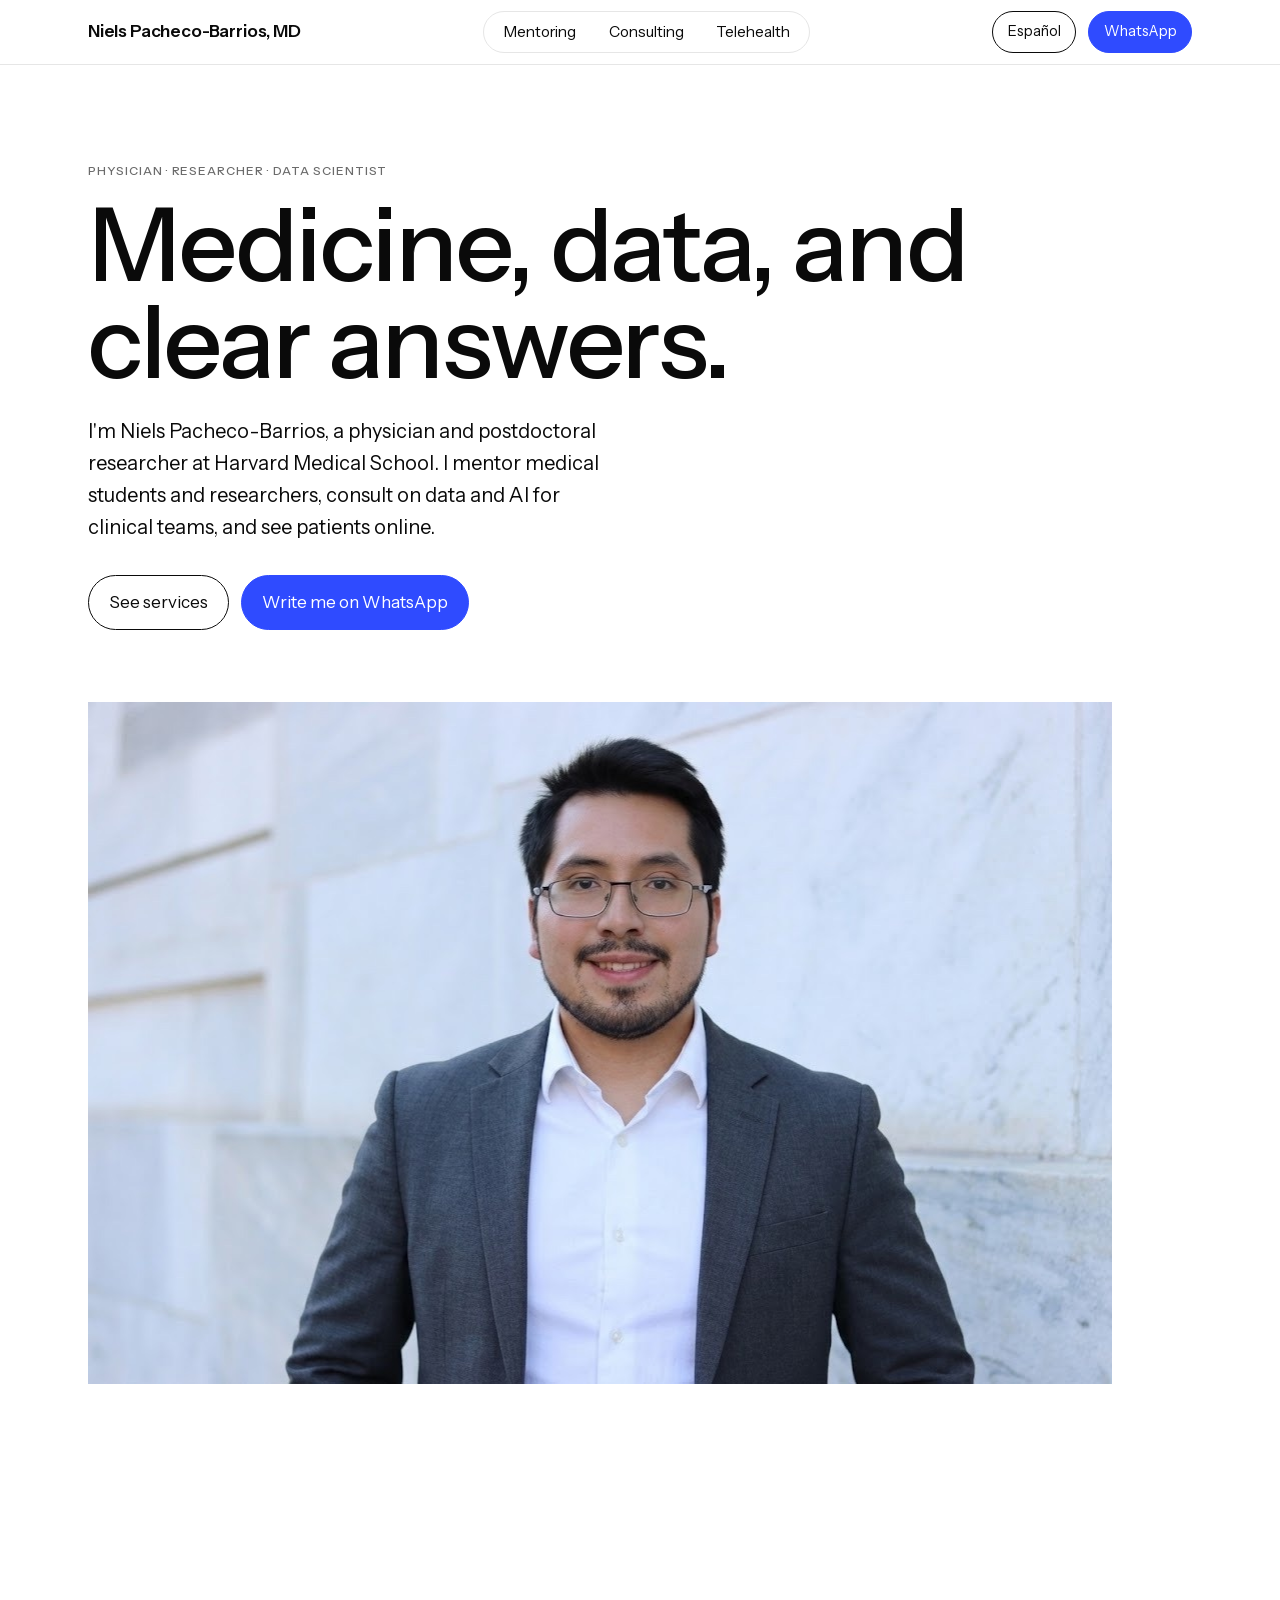
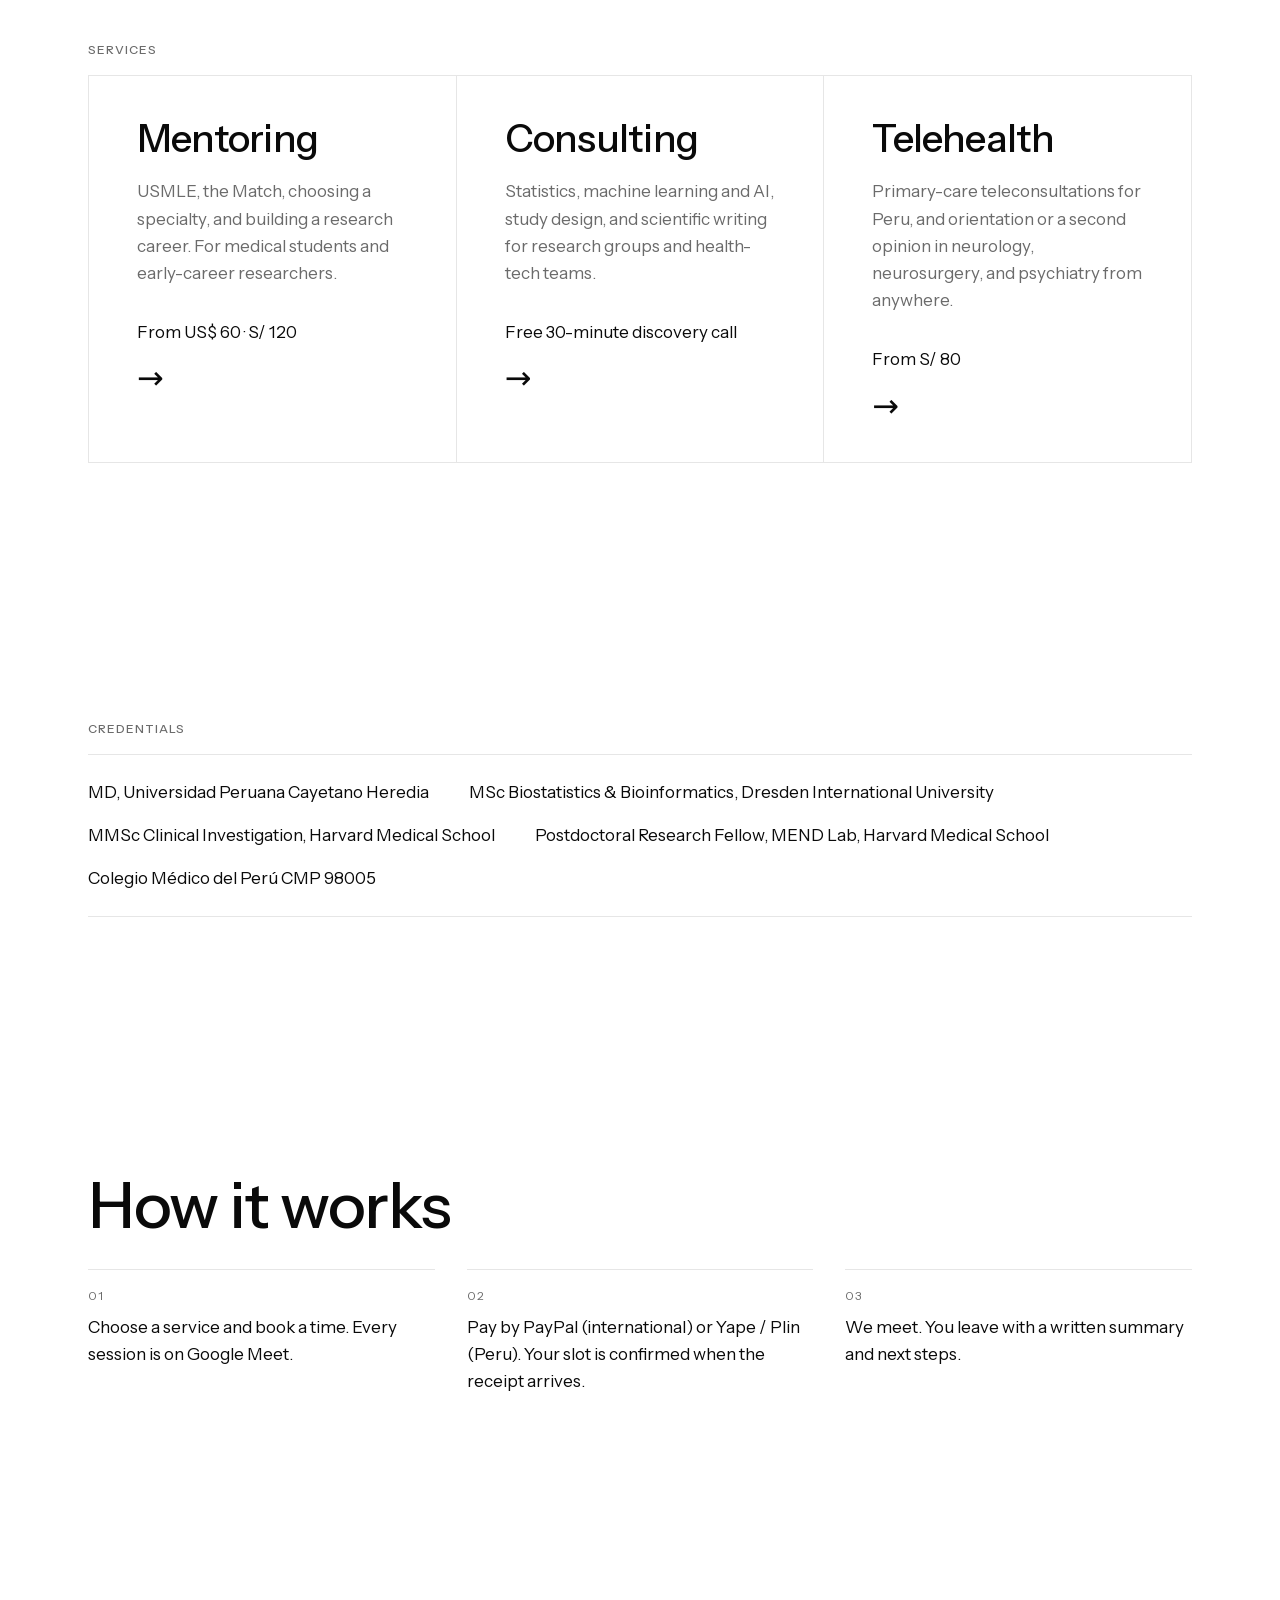
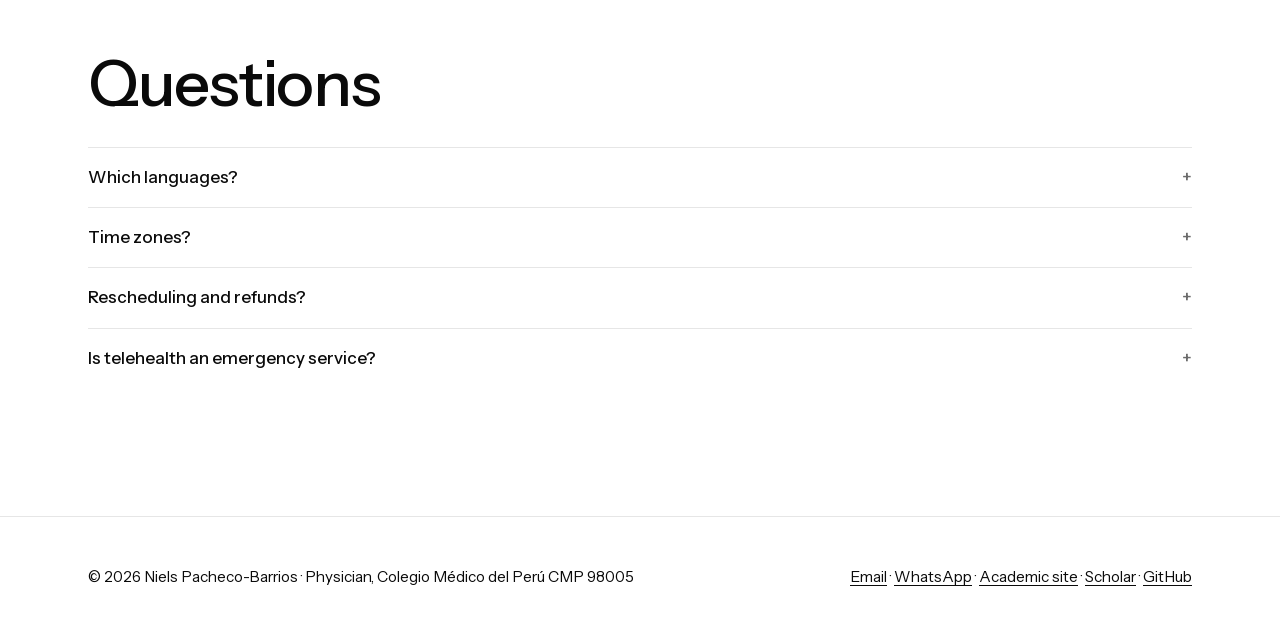
<file: index.html>
<!doctype html>
<html lang="en">
<head>
<meta charset="utf-8">
<meta name="viewport" content="width=device-width, initial-scale=1">
<title>Niels Pacheco-Barrios, MD — Mentoring, consulting, telehealth</title>
<meta name="description" content="Physician and Harvard Medical School researcher. Mentoring for medical students and researchers, data and AI consulting, and online medical consultations.">
<link rel="canonical" href="https://nielspac177.github.io/consulting/">
<meta property="og:type" content="website">
<meta property="og:url" content="https://nielspac177.github.io/consulting/">
<meta property="og:title" content="Niels Pacheco-Barrios, MD — Mentoring, consulting, telehealth">
<meta property="og:description" content="Physician and Harvard Medical School researcher. Mentoring for medical students and researchers, data and AI consulting, and online medical consultations.">
<meta property="og:image" content="https://nielspac177.github.io/consulting/assets/og.jpg">
<meta property="og:image:width" content="1200">
<meta property="og:image:height" content="630">
<meta property="og:locale" content="en_US">
<meta name="twitter:card" content="summary_large_image">
<link rel="icon" href="assets/favicon.svg" type="image/svg+xml">
<link rel="preload" href="assets/fonts/instrument-sans-var-latin.woff2" as="font" type="font/woff2" crossorigin>
<script type="application/ld+json">
{
  "@context": "https://schema.org",
  "@type": "Person",
  "name": "Niels Pacheco-Barrios",
  "alternateName": "Niels Victor Pacheco-Barrios",
  "honorificSuffix": "MD, MSc",
  "url": "https://nielspac177.github.io/consulting/",
  "image": "https://nielspac177.github.io/consulting/assets/photo.jpg",
  "jobTitle": "Physician and Postdoctoral Research Fellow",
  "worksFor": { "@type": "Organization", "name": "Harvard Medical School" },
  "telephone": "+51-993-126-398",
  "email": "niels.pacheco.b@gmail.com",
  "knowsLanguage": ["es", "en"],
  "knowsAbout": ["Neurology", "Neurosurgery", "Psychiatry", "Telemedicine", "Biostatistics", "Machine learning", "Medical education"],
  "sameAs": [
    "https://nielspac177.github.io/",
    "https://scholar.google.com/citations?user=e4jKwLwAAAAJ",
    "https://github.com/nielspac177"
  ]
}
</script>
<link rel="stylesheet" href="style.css">
<script src="i18n.js" defer></script>
</head>
<body data-page="index" data-lang="en">

<header class="nav">
  <div class="wrap">
    <a class="brand" href="index.html">Niels Pacheco-Barrios, MD</a>
    <nav class="pills" aria-label="Main">
      <a href="mentoring.html" data-i="nav.mentoring">Mentoring</a>
      <a href="consulting.html" data-i="nav.consulting">Consulting</a>
      <a href="telesalud.html" data-i="nav.telesalud">Telehealth</a>
    </nav>
    <div class="actions">
      <button id="lang-btn" class="btn small" type="button" aria-label="Cambiar a español">Español</button>
      <a class="btn small primary" href="https://wa.me/51993126398?text=Hello%20Dr.%20Pacheco%2C%20I%20found%20your%20site%20and%20have%20a%20question." data-href-alt="https://wa.me/51993126398?text=Hola%20Dr.%20Pacheco%2C%20encontr%C3%A9%20su%20sitio%20y%20tengo%20una%20consulta." target="_blank" rel="noopener">WhatsApp</a>
    </div>
  </div>
</header>

<main>

<section class="hero wrap">
  <div>
    <span class="label" data-i="hero.kicker">Physician · Researcher · Data scientist</span>
    <h1 data-i="hero.title">Medicine, data, and clear answers.</h1>
    <p class="lede" data-i="hero.lede">I'm Niels Pacheco-Barrios, a physician and postdoctoral researcher at Harvard Medical School. I mentor medical students and researchers, consult on data and AI for clinical teams, and see patients online.</p>
    <div class="actions">
      <a class="btn" href="#services" data-i="hero.cta">See services</a>
      <a class="btn primary" href="https://wa.me/51993126398?text=Hello%20Dr.%20Pacheco%2C%20I%20found%20your%20site%20and%20have%20a%20question." data-href-alt="https://wa.me/51993126398?text=Hola%20Dr.%20Pacheco%2C%20encontr%C3%A9%20su%20sitio%20y%20tengo%20una%20consulta." target="_blank" rel="noopener" data-i="hero.wa">Write me on WhatsApp</a>
    </div>
  </div>
  <img src="assets/photo.jpg" alt="Niels Pacheco-Barrios" width="1024" height="682">
</section>

<section id="services" class="wrap rv">
  <span class="label" data-i="doors.label">Services</span>
  <div class="doors">
    <a class="door" href="mentoring.html">
      <h2 data-i="d1.title">Mentoring</h2>
      <p class="muted" data-i="d1.text">USMLE, the Match, choosing a specialty, and building a research career. For medical students and early-career researchers.</p>
      <span data-i="d1.price">From US$ 60 · S/ 120</span>
      <span class="arrow" aria-hidden="true">→</span>
    </a>
    <a class="door" href="consulting.html">
      <h2 data-i="d2.title">Consulting</h2>
      <p class="muted" data-i="d2.text">Statistics, machine learning and AI, study design, and scientific writing for research groups and health-tech teams.</p>
      <span data-i="d2.price">Free 30-minute discovery call</span>
      <span class="arrow" aria-hidden="true">→</span>
    </a>
    <a class="door" href="telesalud.html">
      <h2 data-i="d3.title">Telehealth</h2>
      <p class="muted" data-i="d3.text">Primary-care teleconsultations for Peru, and orientation or a second opinion in neurology, neurosurgery, and psychiatry from anywhere.</p>
      <span data-i="d3.price">From S/ 80</span>
      <span class="arrow" aria-hidden="true">→</span>
    </a>
  </div>
</section>

<section class="wrap rv">
  <span class="label" data-i="cred.label">Credentials</span>
  <ul class="strip">
    <li data-i="cred.1">MD, Universidad Peruana Cayetano Heredia</li>
    <li data-i="cred.2">MSc Biostatistics &amp; Bioinformatics, Dresden International University</li>
    <li data-i="cred.3">MMSc Clinical Investigation, Harvard Medical School</li>
    <li data-i="cred.4">Postdoctoral Research Fellow, MEND Lab, Harvard Medical School</li>
    <li><span data-i="cred.5">Colegio Médico del Perú</span> <span id="cmp">CMP 98005</span></li>
  </ul>
</section>

<section class="wrap rv">
  <h2 data-i="how.title">How it works</h2>
  <ol class="steps">
    <li data-i="how.1">Choose a service and book a time. Every session is on Google Meet.</li>
    <li data-i="how.2">Pay by PayPal (international) or Yape / Plin (Peru). Your slot is confirmed when the receipt arrives.</li>
    <li data-i="how.3">We meet. You leave with a written summary and next steps.</li>
  </ol>
</section>

<section class="wrap rv">
  <h2 data-i="faq.title">Questions</h2>
  <details><summary data-i="faq.q1">Which languages?</summary><div class="body" data-i="faq.a1">Spanish and English. Written summaries come in the language of the session.</div></details>
  <details><summary data-i="faq.q2">Time zones?</summary><div class="body" data-i="faq.a2">I'm in Boston (US Eastern). Booking pages show times in your own time zone.</div></details>
  <details><summary data-i="faq.q3">Rescheduling and refunds?</summary><div class="body" data-i="faq.a3">Cancel or reschedule at least 24 hours ahead by WhatsApp and your payment carries over. With less notice, the session is charged.</div></details>
  <details><summary data-i="faq.q4">Is telehealth an emergency service?</summary><div class="body" data-i="faq.a4">No. In an emergency call your local emergency number (106 SAMU in Peru).</div></details>
</section>

</main>

<footer>
  <div class="wrap">
    <span>© 2026 Niels Pacheco-Barrios · <span data-i="f.cmp">Physician, Colegio Médico del Perú</span> <span id="cmp-footer">CMP 98005</span></span>
    <span>
      <a href="mailto:niels.pacheco.b@gmail.com">Email</a> ·
      <a href="https://wa.me/51993126398" target="_blank" rel="noopener">WhatsApp</a> ·
      <a href="https://nielspac177.github.io/" target="_blank" rel="noopener" data-i="f.site">Academic site</a> ·
      <a href="https://scholar.google.com/citations?user=e4jKwLwAAAAJ" target="_blank" rel="noopener">Scholar</a> ·
      <a href="https://github.com/nielspac177" target="_blank" rel="noopener">GitHub</a>
    </span>
  </div>
</footer>

</body>
</html>
</file>
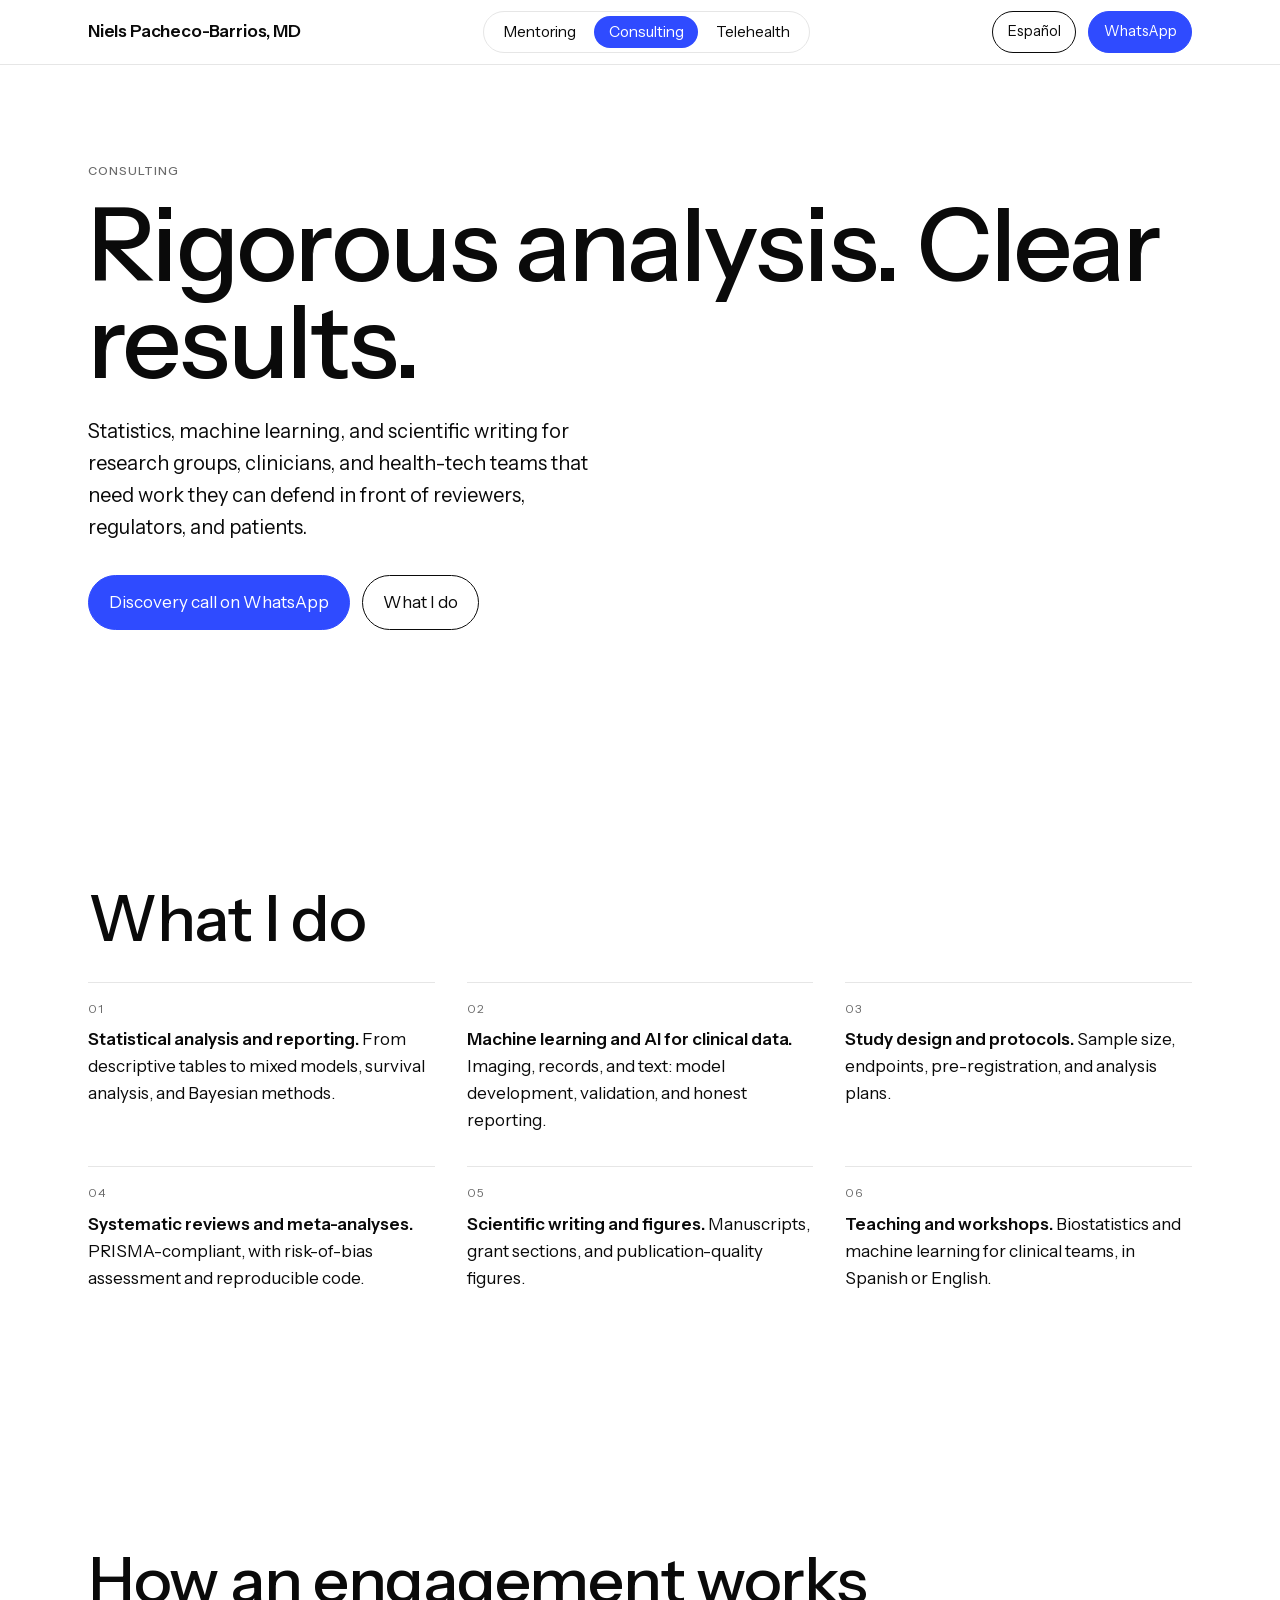
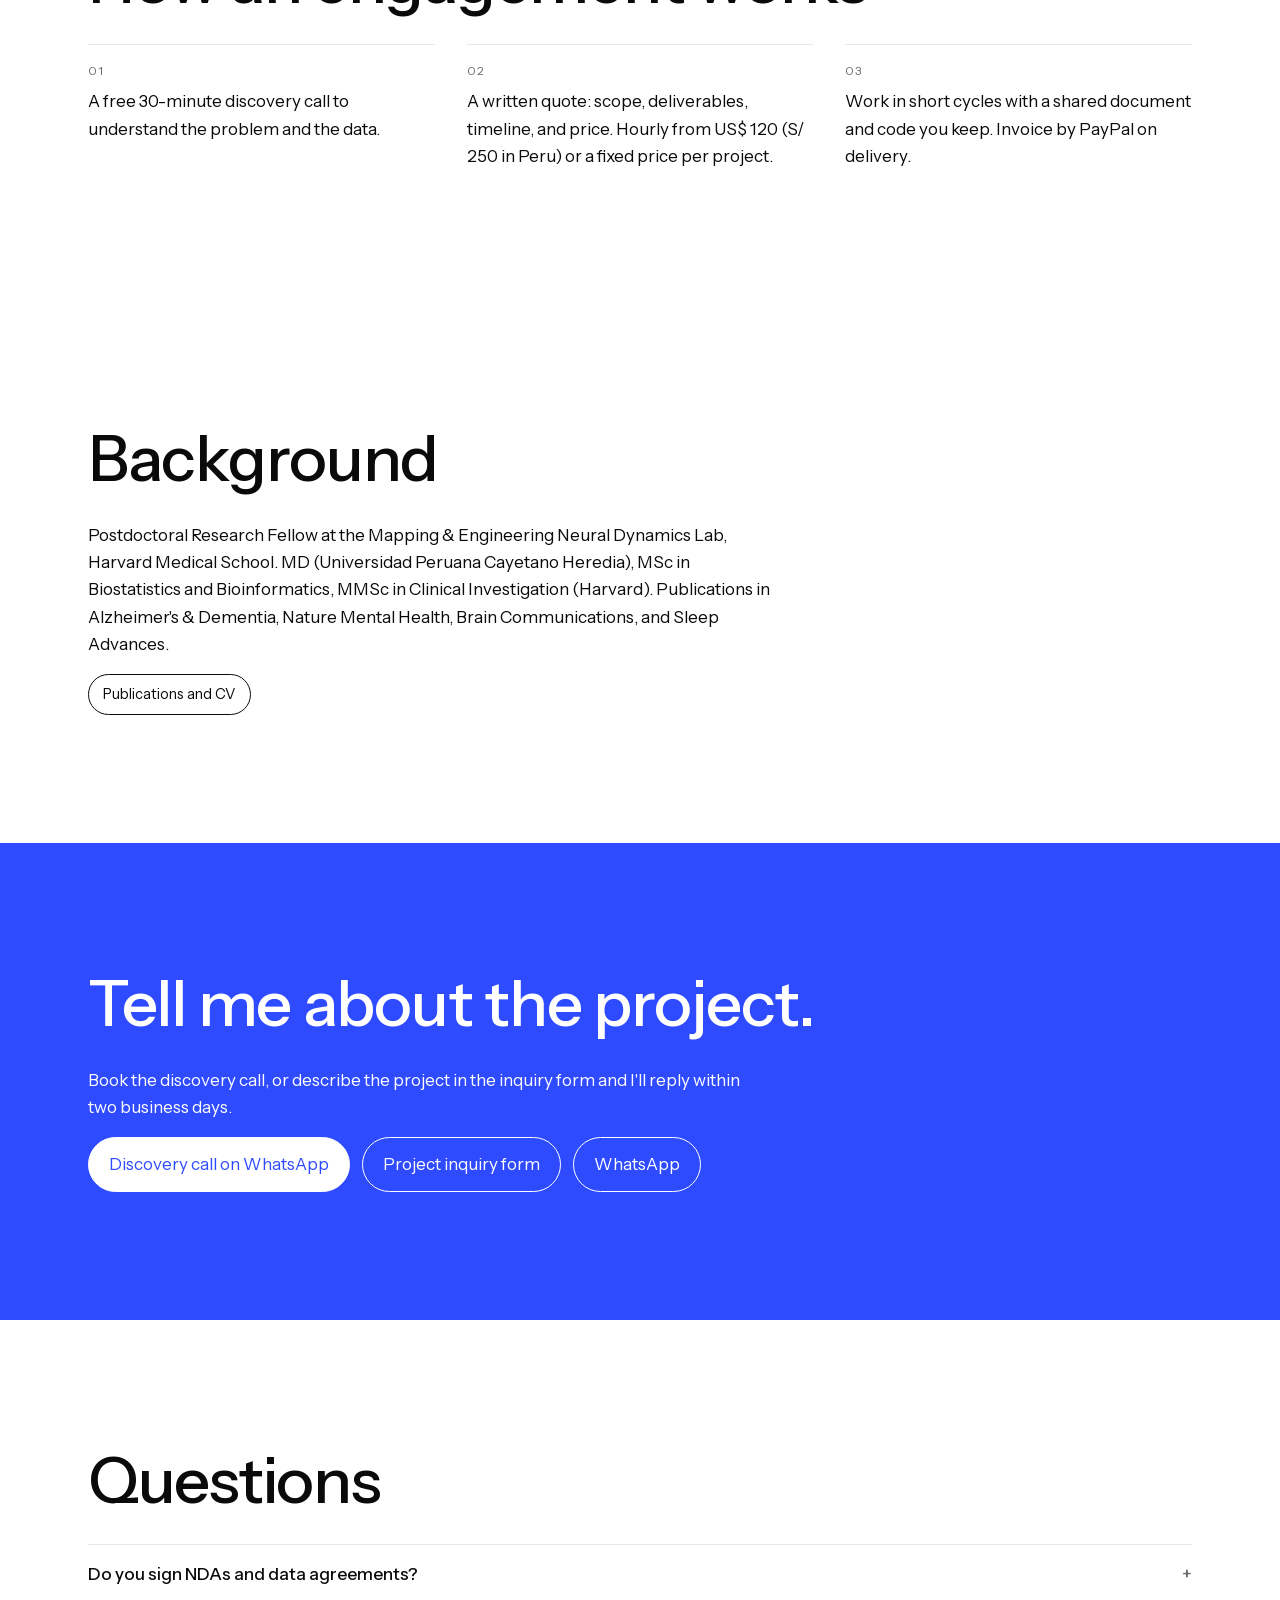
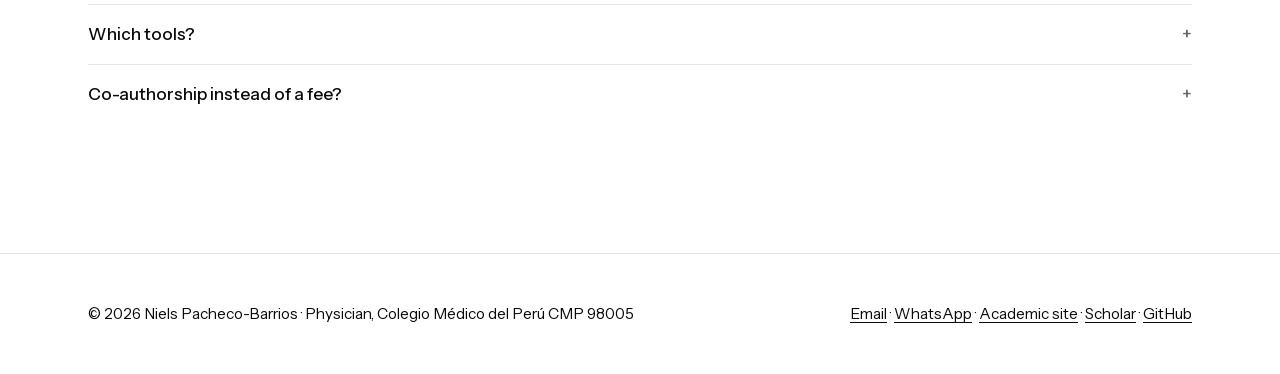
<file: consulting.html>
<!doctype html>
<html lang="en">
<head>
<meta charset="utf-8">
<meta name="viewport" content="width=device-width, initial-scale=1">
<title>Consulting — Niels Pacheco-Barrios, MD</title>
<meta name="description" content="Statistics, machine learning and AI, study design, systematic reviews, and scientific writing for research groups, clinicians, and health-tech teams. Free 30-minute discovery call.">
<link rel="canonical" href="https://nielspac177.github.io/consulting/consulting.html">
<meta property="og:type" content="website">
<meta property="og:url" content="https://nielspac177.github.io/consulting/consulting.html">
<meta property="og:title" content="Consulting — Niels Pacheco-Barrios, MD">
<meta property="og:description" content="Statistics, machine learning and AI, study design, systematic reviews, and scientific writing for research groups, clinicians, and health-tech teams. Free 30-minute discovery call.">
<meta property="og:image" content="https://nielspac177.github.io/consulting/assets/og.jpg">
<meta property="og:image:width" content="1200">
<meta property="og:image:height" content="630">
<meta property="og:locale" content="en_US">
<meta name="twitter:card" content="summary_large_image">
<link rel="icon" href="assets/favicon.svg" type="image/svg+xml">
<link rel="preload" href="assets/fonts/instrument-sans-var-latin.woff2" as="font" type="font/woff2" crossorigin>
<link rel="stylesheet" href="style.css">
<script src="i18n.js" defer></script>
</head>
<body data-page="consulting" data-lang="en">

<header class="nav">
  <div class="wrap">
    <a class="brand" href="index.html">Niels Pacheco-Barrios, MD</a>
    <nav class="pills" aria-label="Main">
      <a href="mentoring.html" data-i="nav.mentoring">Mentoring</a>
      <a href="consulting.html" aria-current="page" data-i="nav.consulting">Consulting</a>
      <a href="telesalud.html" data-i="nav.telesalud">Telehealth</a>
    </nav>
    <div class="actions">
      <button id="lang-btn" class="btn small" type="button" aria-label="Cambiar a español">Español</button>
      <a class="btn small primary" href="https://wa.me/51993126398?text=Hello%20Dr.%20Pacheco%2C%20I%27d%20like%20to%20discuss%20a%20consulting%20project." data-href-alt="https://wa.me/51993126398?text=Hola%20Dr.%20Pacheco%2C%20quisiera%20conversar%20sobre%20un%20proyecto%20de%20consultor%C3%ADa." target="_blank" rel="noopener">WhatsApp</a>
    </div>
  </div>
</header>

<main>

<section class="hero wrap">
  <div>
    <span class="label" data-i="hero.kicker">Consulting</span>
    <h1 data-i="hero.title">Rigorous analysis. Clear results.</h1>
    <p class="lede" data-i="hero.lede">Statistics, machine learning, and scientific writing for research groups, clinicians, and health-tech teams that need work they can defend in front of reviewers, regulators, and patients.</p>
    <div class="actions">
      <a id="discovery" class="btn primary" href="https://wa.me/51993126398?text=Hello%20Dr.%20Pacheco%2C%20I%27d%20like%20to%20schedule%20a%20discovery%20call." data-href-alt="https://wa.me/51993126398?text=Hola%20Dr.%20Pacheco%2C%20quisiera%20agendar%20una%20llamada%20inicial." target="_blank" rel="noopener" data-i="act.call">Discovery call on WhatsApp</a>
      <a class="btn" href="#services" data-i="hero.cta">What I do</a>
    </div>
  </div>
</section>

<section id="services" class="wrap rv">
  <h2 data-i="svc.title">What I do</h2>
  <ol class="steps">
    <li data-i="svc.1"><b>Statistical analysis and reporting.</b> From descriptive tables to mixed models, survival analysis, and Bayesian methods.</li>
    <li data-i="svc.2"><b>Machine learning and AI for clinical data.</b> Imaging, records, and text: model development, validation, and honest reporting.</li>
    <li data-i="svc.3"><b>Study design and protocols.</b> Sample size, endpoints, pre-registration, and analysis plans.</li>
    <li data-i="svc.4"><b>Systematic reviews and meta-analyses.</b> PRISMA-compliant, with risk-of-bias assessment and reproducible code.</li>
    <li data-i="svc.5"><b>Scientific writing and figures.</b> Manuscripts, grant sections, and publication-quality figures.</li>
    <li data-i="svc.6"><b>Teaching and workshops.</b> Biostatistics and machine learning for clinical teams, in Spanish or English.</li>
  </ol>
</section>

<section class="wrap rv">
  <h2 data-i="eng.title">How an engagement works</h2>
  <ol class="steps">
    <li data-i="eng.1">A free 30-minute discovery call to understand the problem and the data.</li>
    <li data-i="eng.2">A written quote: scope, deliverables, timeline, and price. Hourly from US$ 120 (S/ 250 in Peru) or a fixed price per project.</li>
    <li data-i="eng.3">Work in short cycles with a shared document and code you keep. Invoice by PayPal on delivery.</li>
  </ol>
</section>

<section class="wrap rv">
  <h2 data-i="cred.title">Background</h2>
  <p data-i="cred.text">Postdoctoral Research Fellow at the Mapping &amp; Engineering Neural Dynamics Lab, Harvard Medical School. MD (Universidad Peruana Cayetano Heredia), MSc in Biostatistics and Bioinformatics, MMSc in Clinical Investigation (Harvard). Publications in Alzheimer's &amp; Dementia, Nature Mental Health, Brain Communications, and Sleep Advances.</p>
  <a class="btn small" href="https://nielspac177.github.io/publications.html" target="_blank" rel="noopener" data-i="cred.link">Publications and CV</a>
</section>

<section class="accent-block rv">
  <div class="wrap">
    <h2 data-i="cta.title">Tell me about the project.</h2>
    <p data-i="cta.text">Book the discovery call, or describe the project in the inquiry form and I'll reply within two business days.</p>
    <div class="actions">
      <a class="btn primary" href="https://wa.me/51993126398?text=Hello%20Dr.%20Pacheco%2C%20I%27d%20like%20to%20schedule%20a%20discovery%20call." data-href-alt="https://wa.me/51993126398?text=Hola%20Dr.%20Pacheco%2C%20quisiera%20agendar%20una%20llamada%20inicial." target="_blank" rel="noopener" data-i="act.call">Discovery call on WhatsApp</a>
      <a id="inquiry" class="btn" href="mailto:niels.pacheco.b@gmail.com?subject=Consulting%20inquiry" data-i="act.form">Project inquiry form</a>
      <a class="btn" href="https://wa.me/51993126398?text=Hello%20Dr.%20Pacheco%2C%20I%27d%20like%20to%20discuss%20a%20consulting%20project." data-href-alt="https://wa.me/51993126398?text=Hola%20Dr.%20Pacheco%2C%20quisiera%20conversar%20sobre%20un%20proyecto%20de%20consultor%C3%ADa." target="_blank" rel="noopener" data-i="act.wa">WhatsApp</a>
    </div>
  </div>
</section>

<section class="wrap rv">
  <h2 data-i="faq.title">Questions</h2>
  <details><summary data-i="faq.q1">Do you sign NDAs and data agreements?</summary><div class="body" data-i="faq.a1">Yes. Data stays where you keep it whenever possible, and I work on de-identified data under your institution's rules.</div></details>
  <details><summary data-i="faq.q2">Which tools?</summary><div class="body" data-i="faq.a2">R, Python, MATLAB, and whatever your team already uses. Deliverables include the code.</div></details>
  <details><summary data-i="faq.q3">Co-authorship instead of a fee?</summary><div class="body" data-i="faq.a3">Sometimes, for academic projects with a clear scientific contribution. Let's discuss it on the call.</div></details>
</section>

</main>

<footer>
  <div class="wrap">
    <span>© 2026 Niels Pacheco-Barrios · <span data-i="f.cmp">Physician, Colegio Médico del Perú</span> <span id="cmp-footer">CMP 98005</span></span>
    <span>
      <a href="mailto:niels.pacheco.b@gmail.com">Email</a> ·
      <a href="https://wa.me/51993126398" target="_blank" rel="noopener">WhatsApp</a> ·
      <a href="https://nielspac177.github.io/" target="_blank" rel="noopener" data-i="f.site">Academic site</a> ·
      <a href="https://scholar.google.com/citations?user=e4jKwLwAAAAJ" target="_blank" rel="noopener">Scholar</a> ·
      <a href="https://github.com/nielspac177" target="_blank" rel="noopener">GitHub</a>
    </span>
  </div>
</footer>

</body>
</html>
</file>
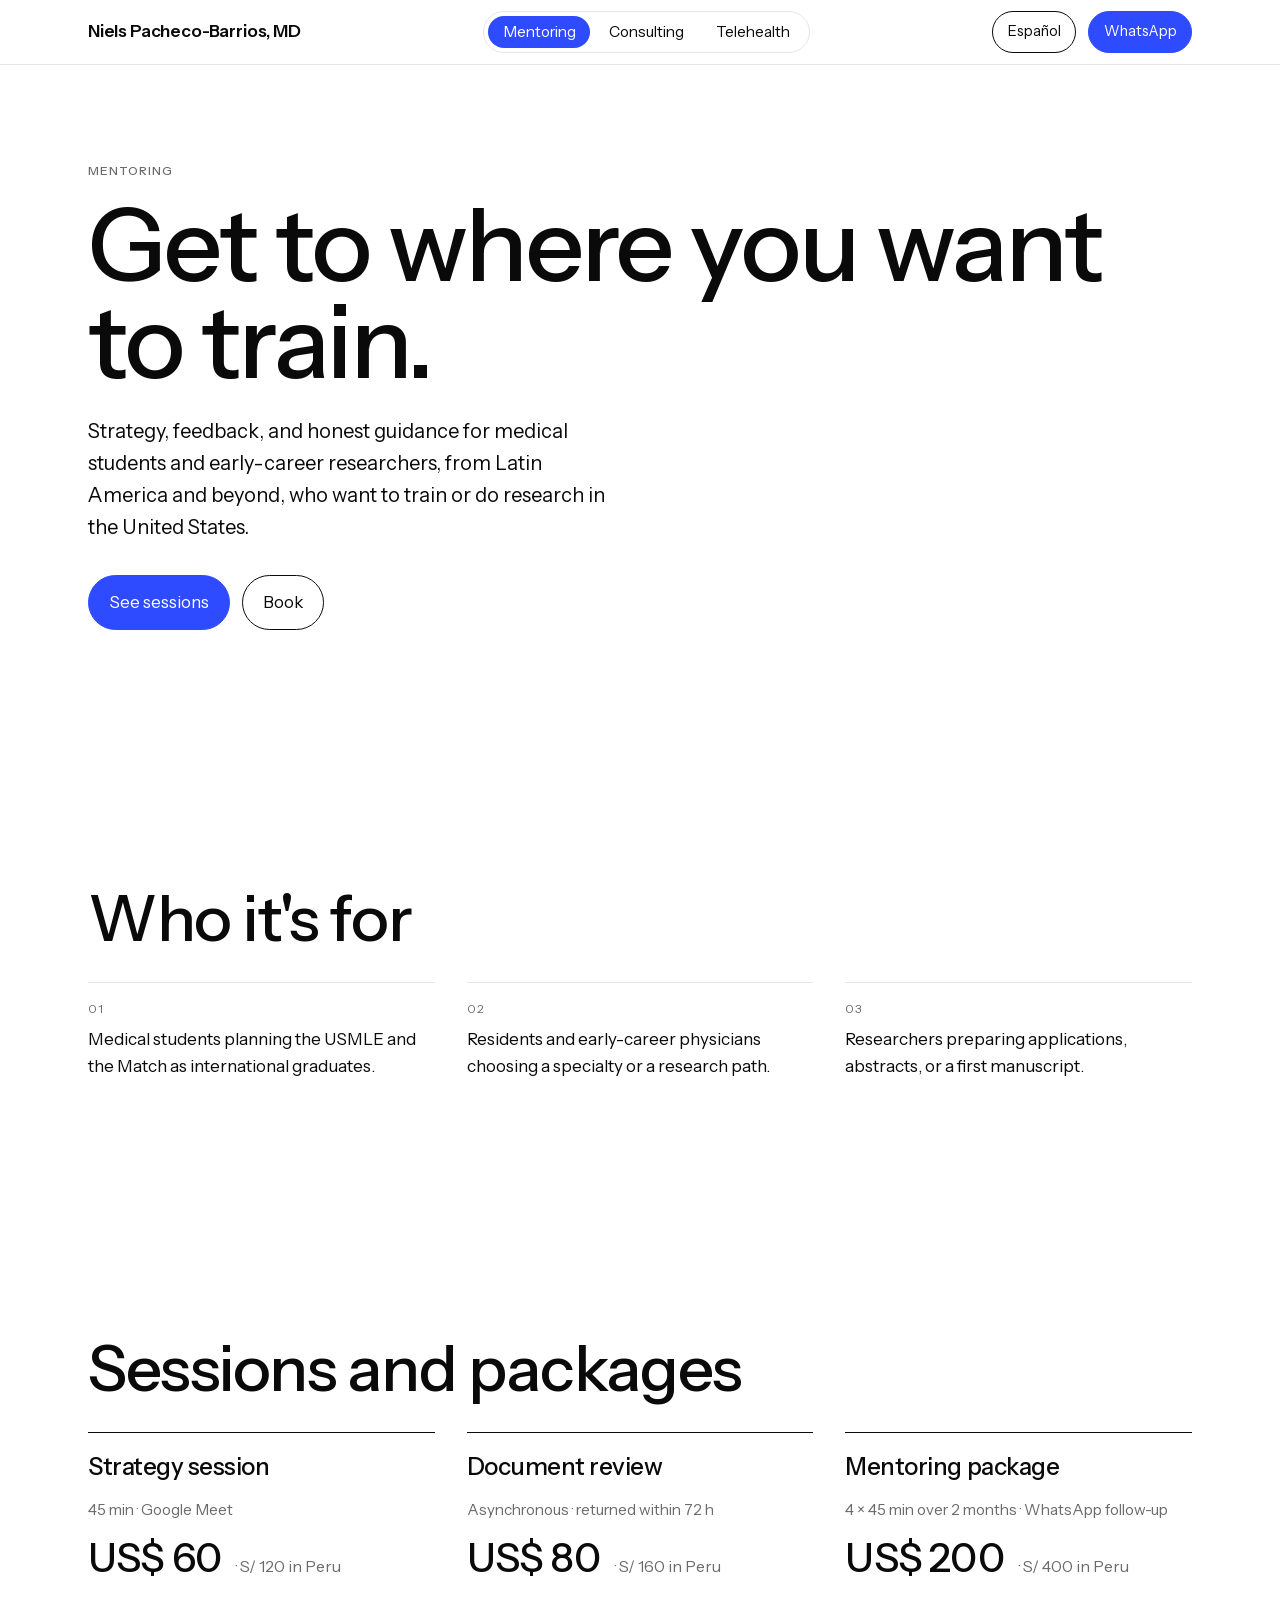
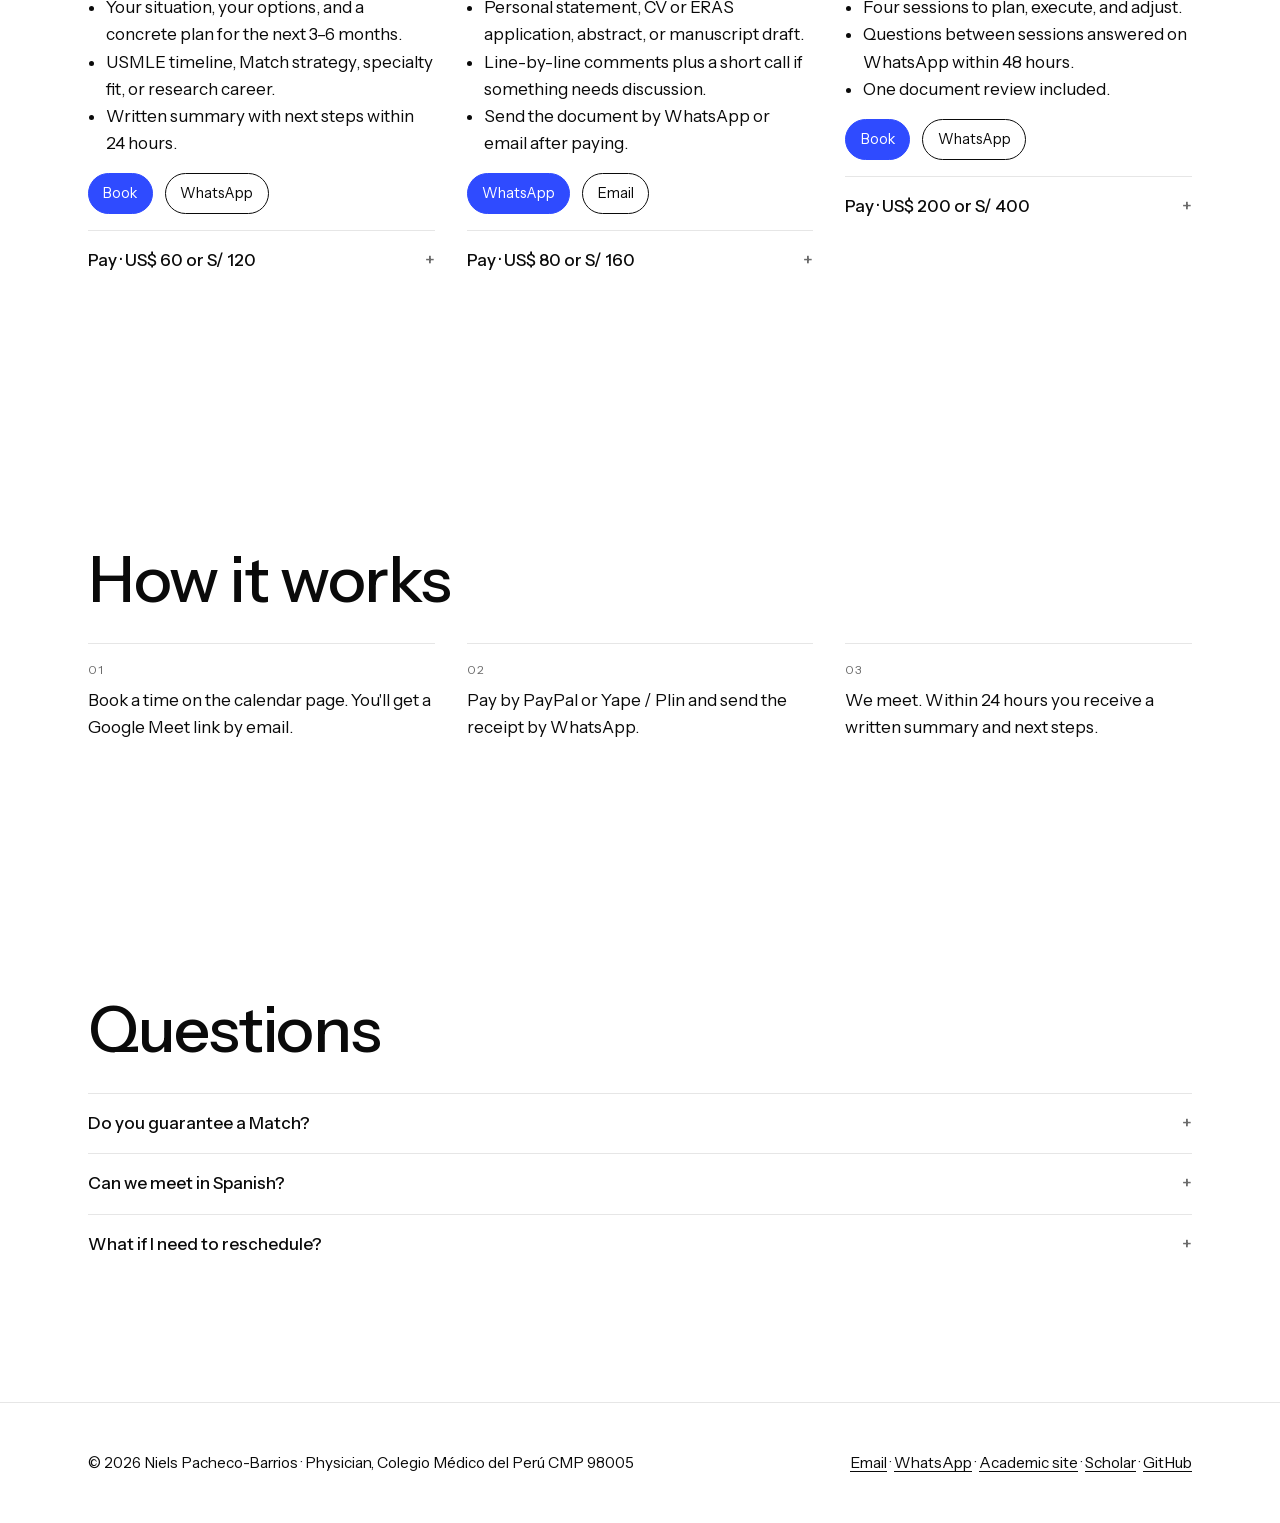
<file: mentoring.html>
<!doctype html>
<html lang="en">
<head>
<meta charset="utf-8">
<meta name="viewport" content="width=device-width, initial-scale=1">
<title>Mentoring — Niels Pacheco-Barrios, MD</title>
<meta name="description" content="USMLE, Match, specialty, and research-career mentoring for medical students and early-career researchers. Sessions from US$ 60.">
<link rel="canonical" href="https://nielspac177.github.io/consulting/mentoring.html">
<meta property="og:type" content="website">
<meta property="og:url" content="https://nielspac177.github.io/consulting/mentoring.html">
<meta property="og:title" content="Mentoring — Niels Pacheco-Barrios, MD">
<meta property="og:description" content="USMLE, Match, specialty, and research-career mentoring for medical students and early-career researchers. Sessions from US$ 60.">
<meta property="og:image" content="https://nielspac177.github.io/consulting/assets/og.jpg">
<meta property="og:image:width" content="1200">
<meta property="og:image:height" content="630">
<meta property="og:locale" content="en_US">
<meta name="twitter:card" content="summary_large_image">
<link rel="icon" href="assets/favicon.svg" type="image/svg+xml">
<link rel="preload" href="assets/fonts/instrument-sans-var-latin.woff2" as="font" type="font/woff2" crossorigin>
<link rel="stylesheet" href="style.css">
<script src="i18n.js" defer></script>
</head>
<body data-page="mentoring" data-lang="en">

<header class="nav">
  <div class="wrap">
    <a class="brand" href="index.html">Niels Pacheco-Barrios, MD</a>
    <nav class="pills" aria-label="Main">
      <a href="mentoring.html" aria-current="page" data-i="nav.mentoring">Mentoring</a>
      <a href="consulting.html" data-i="nav.consulting">Consulting</a>
      <a href="telesalud.html" data-i="nav.telesalud">Telehealth</a>
    </nav>
    <div class="actions">
      <button id="lang-btn" class="btn small" type="button" aria-label="Cambiar a español">Español</button>
      <a class="btn small primary" href="https://wa.me/51993126398?text=Hello%20Dr.%20Pacheco%2C%20I%27d%20like%20to%20book%20a%20mentoring%20session%20(45%20min)." data-href-alt="https://wa.me/51993126398?text=Hola%20Dr.%20Pacheco%2C%20quisiera%20agendar%20una%20sesi%C3%B3n%20de%20mentor%C3%ADa%20(45%20min)." target="_blank" rel="noopener">WhatsApp</a>
    </div>
  </div>
</header>

<main>

<section class="hero wrap">
  <div>
    <span class="label" data-i="hero.kicker">Mentoring</span>
    <h1 data-i="hero.title">Get to where you want to train.</h1>
    <p class="lede" data-i="hero.lede">Strategy, feedback, and honest guidance for medical students and early-career researchers, from Latin America and beyond, who want to train or do research in the United States.</p>
    <div class="actions">
      <a class="btn primary" href="#offers" data-i="hero.cta">See sessions</a>
      <a class="btn" href="https://calendar.app.google/r5whGv7dRv7kc6r69" target="_blank" rel="noopener" data-i="act.book">Book</a>
    </div>
  </div>
</section>

<section class="wrap rv">
  <h2 data-i="who.title">Who it's for</h2>
  <ol class="steps">
    <li data-i="who.1">Medical students planning the USMLE and the Match as international graduates.</li>
    <li data-i="who.2">Residents and early-career physicians choosing a specialty or a research path.</li>
    <li data-i="who.3">Researchers preparing applications, abstracts, or a first manuscript.</li>
  </ol>
</section>

<section id="offers" class="wrap rv">
  <h2 data-i="offers.title">Sessions and packages</h2>
  <div class="offers">

    <article class="offer">
      <h3 data-i="m1.title">Strategy session</h3>
      <span class="meta" data-i="m1.meta">45 min · Google Meet</span>
      <span class="price" data-i="m1.price">US$ 60 <small>· S/ 120 in Peru</small></span>
      <ul>
        <li data-i="m1.1">Your situation, your options, and a concrete plan for the next 3–6 months.</li>
        <li data-i="m1.2">USMLE timeline, Match strategy, specialty fit, or research career.</li>
        <li data-i="m1.3">Written summary with next steps within 24 hours.</li>
      </ul>
      <div class="actions">
        <a class="btn small primary" href="https://calendar.app.google/r5whGv7dRv7kc6r69" target="_blank" rel="noopener" data-i="act.book">Book</a>
        <a class="btn small" href="https://wa.me/51993126398?text=Hello%20Dr.%20Pacheco%2C%20I%27d%20like%20to%20book%20a%20mentoring%20session%20(45%20min)." data-href-alt="https://wa.me/51993126398?text=Hola%20Dr.%20Pacheco%2C%20quisiera%20agendar%20una%20sesi%C3%B3n%20de%20mentor%C3%ADa%20(45%20min)." target="_blank" rel="noopener" data-i="act.wa">WhatsApp</a>
      </div>
      <details>
        <summary data-i="m1.pay">Pay · US$ 60 or S/ 120</summary>
        <div class="body pay">
          <div class="col">
            <span class="label" data-i="pay.intl">International</span>
            <p data-i="m1.pay.intl">Pay <b>US$ 60</b> with PayPal, Venmo, or card. Enter the amount on the payment page.</p>
            <a class="btn small" href="https://www.paypal.com/ncp/payment/VUYNRJECE8ELG" target="_blank" rel="noopener">PayPal</a>
          </div>
          <div class="col">
            <span class="label" data-i="pay.peru">Perú</span>
            <p data-i="m1.pay.peru">Yape or Plin <b>S/ 120</b> to <b>993 126 398</b> (Niels Pacheco).</p>
          </div>
          <p class="muted" data-i="pay.confirm">Your slot is confirmed once the receipt arrives by WhatsApp.</p>
        </div>
      </details>
    </article>

    <article class="offer">
      <h3 data-i="m2.title">Document review</h3>
      <span class="meta" data-i="m2.meta">Asynchronous · returned within 72 h</span>
      <span class="price" data-i="m2.price">US$ 80 <small>· S/ 160 in Peru</small></span>
      <ul>
        <li data-i="m2.1">Personal statement, CV or ERAS application, abstract, or manuscript draft.</li>
        <li data-i="m2.2">Line-by-line comments plus a short call if something needs discussion.</li>
        <li data-i="m2.3">Send the document by WhatsApp or email after paying.</li>
      </ul>
      <div class="actions">
        <a class="btn small primary" href="https://wa.me/51993126398?text=Hello%20Dr.%20Pacheco%2C%20I%27d%20like%20to%20send%20a%20document%20for%20review." data-href-alt="https://wa.me/51993126398?text=Hola%20Dr.%20Pacheco%2C%20quisiera%20enviar%20un%20documento%20para%20revisi%C3%B3n." target="_blank" rel="noopener" data-i="act.wa">WhatsApp</a>
        <a class="btn small" href="mailto:niels.pacheco.b@gmail.com?subject=Document%20review" data-i="act.email">Email</a>
      </div>
      <details>
        <summary data-i="m2.pay">Pay · US$ 80 or S/ 160</summary>
        <div class="body pay">
          <div class="col">
            <span class="label" data-i="pay.intl">International</span>
            <p data-i="m2.pay.intl">Pay <b>US$ 80</b> with PayPal, Venmo, or card. Enter the amount on the payment page.</p>
            <a class="btn small" href="https://www.paypal.com/ncp/payment/VUYNRJECE8ELG" target="_blank" rel="noopener">PayPal</a>
          </div>
          <div class="col">
            <span class="label" data-i="pay.peru">Perú</span>
            <p data-i="m2.pay.peru">Yape or Plin <b>S/ 160</b> to <b>993 126 398</b> (Niels Pacheco).</p>
          </div>
          <p class="muted" data-i="pay.confirm">Your slot is confirmed once the receipt arrives by WhatsApp.</p>
        </div>
      </details>
    </article>

    <article class="offer">
      <h3 data-i="m3.title">Mentoring package</h3>
      <span class="meta" data-i="m3.meta">4 × 45 min over 2 months · WhatsApp follow-up</span>
      <span class="price" data-i="m3.price">US$ 200 <small>· S/ 400 in Peru</small></span>
      <ul>
        <li data-i="m3.1">Four sessions to plan, execute, and adjust.</li>
        <li data-i="m3.2">Questions between sessions answered on WhatsApp within 48 hours.</li>
        <li data-i="m3.3">One document review included.</li>
      </ul>
      <div class="actions">
        <a class="btn small primary" href="https://calendar.app.google/r5whGv7dRv7kc6r69" target="_blank" rel="noopener" data-i="act.book">Book</a>
        <a class="btn small" href="https://wa.me/51993126398?text=Hello%20Dr.%20Pacheco%2C%20I%27m%20interested%20in%20the%20mentoring%20package%20(4%20sessions)." data-href-alt="https://wa.me/51993126398?text=Hola%20Dr.%20Pacheco%2C%20me%20interesa%20el%20paquete%20de%20mentor%C3%ADa%20(4%20sesiones)." target="_blank" rel="noopener" data-i="act.wa">WhatsApp</a>
      </div>
      <details>
        <summary data-i="m3.pay">Pay · US$ 200 or S/ 400</summary>
        <div class="body pay">
          <div class="col">
            <span class="label" data-i="pay.intl">International</span>
            <p data-i="m3.pay.intl">Pay <b>US$ 200</b> with PayPal, Venmo, or card. Enter the amount on the payment page.</p>
            <a class="btn small" href="https://www.paypal.com/ncp/payment/VUYNRJECE8ELG" target="_blank" rel="noopener">PayPal</a>
          </div>
          <div class="col">
            <span class="label" data-i="pay.peru">Perú</span>
            <p data-i="m3.pay.peru">Yape or Plin <b>S/ 400</b> to <b>993 126 398</b> (Niels Pacheco).</p>
          </div>
          <p class="muted" data-i="pay.confirm">Your slot is confirmed once the receipt arrives by WhatsApp.</p>
        </div>
      </details>
    </article>

  </div>
</section>

<section class="wrap rv">
  <h2 data-i="how.title">How it works</h2>
  <ol class="steps">
    <li data-i="how.1">Book a time on the calendar page. You'll get a Google Meet link by email.</li>
    <li data-i="how.2">Pay by PayPal or Yape / Plin and send the receipt by WhatsApp.</li>
    <li data-i="how.3">We meet. Within 24 hours you receive a written summary and next steps.</li>
  </ol>
</section>

<section class="wrap rv">
  <h2 data-i="faq.title">Questions</h2>
  <details><summary data-i="faq.q1">Do you guarantee a Match?</summary><div class="body" data-i="faq.a1">No one can. I help you build the strongest, most realistic application and avoid the mistakes that cost interviews.</div></details>
  <details><summary data-i="faq.q2">Can we meet in Spanish?</summary><div class="body" data-i="faq.a2">Yes. Sessions and summaries in Spanish or English, your choice.</div></details>
  <details><summary data-i="faq.q3">What if I need to reschedule?</summary><div class="body" data-i="faq.a3">Cancel or reschedule at least 24 hours ahead by WhatsApp and your payment carries over.</div></details>
</section>

</main>

<footer>
  <div class="wrap">
    <span>© 2026 Niels Pacheco-Barrios · <span data-i="f.cmp">Physician, Colegio Médico del Perú</span> <span id="cmp-footer">CMP 98005</span></span>
    <span>
      <a href="mailto:niels.pacheco.b@gmail.com">Email</a> ·
      <a href="https://wa.me/51993126398" target="_blank" rel="noopener">WhatsApp</a> ·
      <a href="https://nielspac177.github.io/" target="_blank" rel="noopener" data-i="f.site">Academic site</a> ·
      <a href="https://scholar.google.com/citations?user=e4jKwLwAAAAJ" target="_blank" rel="noopener">Scholar</a> ·
      <a href="https://github.com/nielspac177" target="_blank" rel="noopener">GitHub</a>
    </span>
  </div>
</footer>

</body>
</html>
</file>
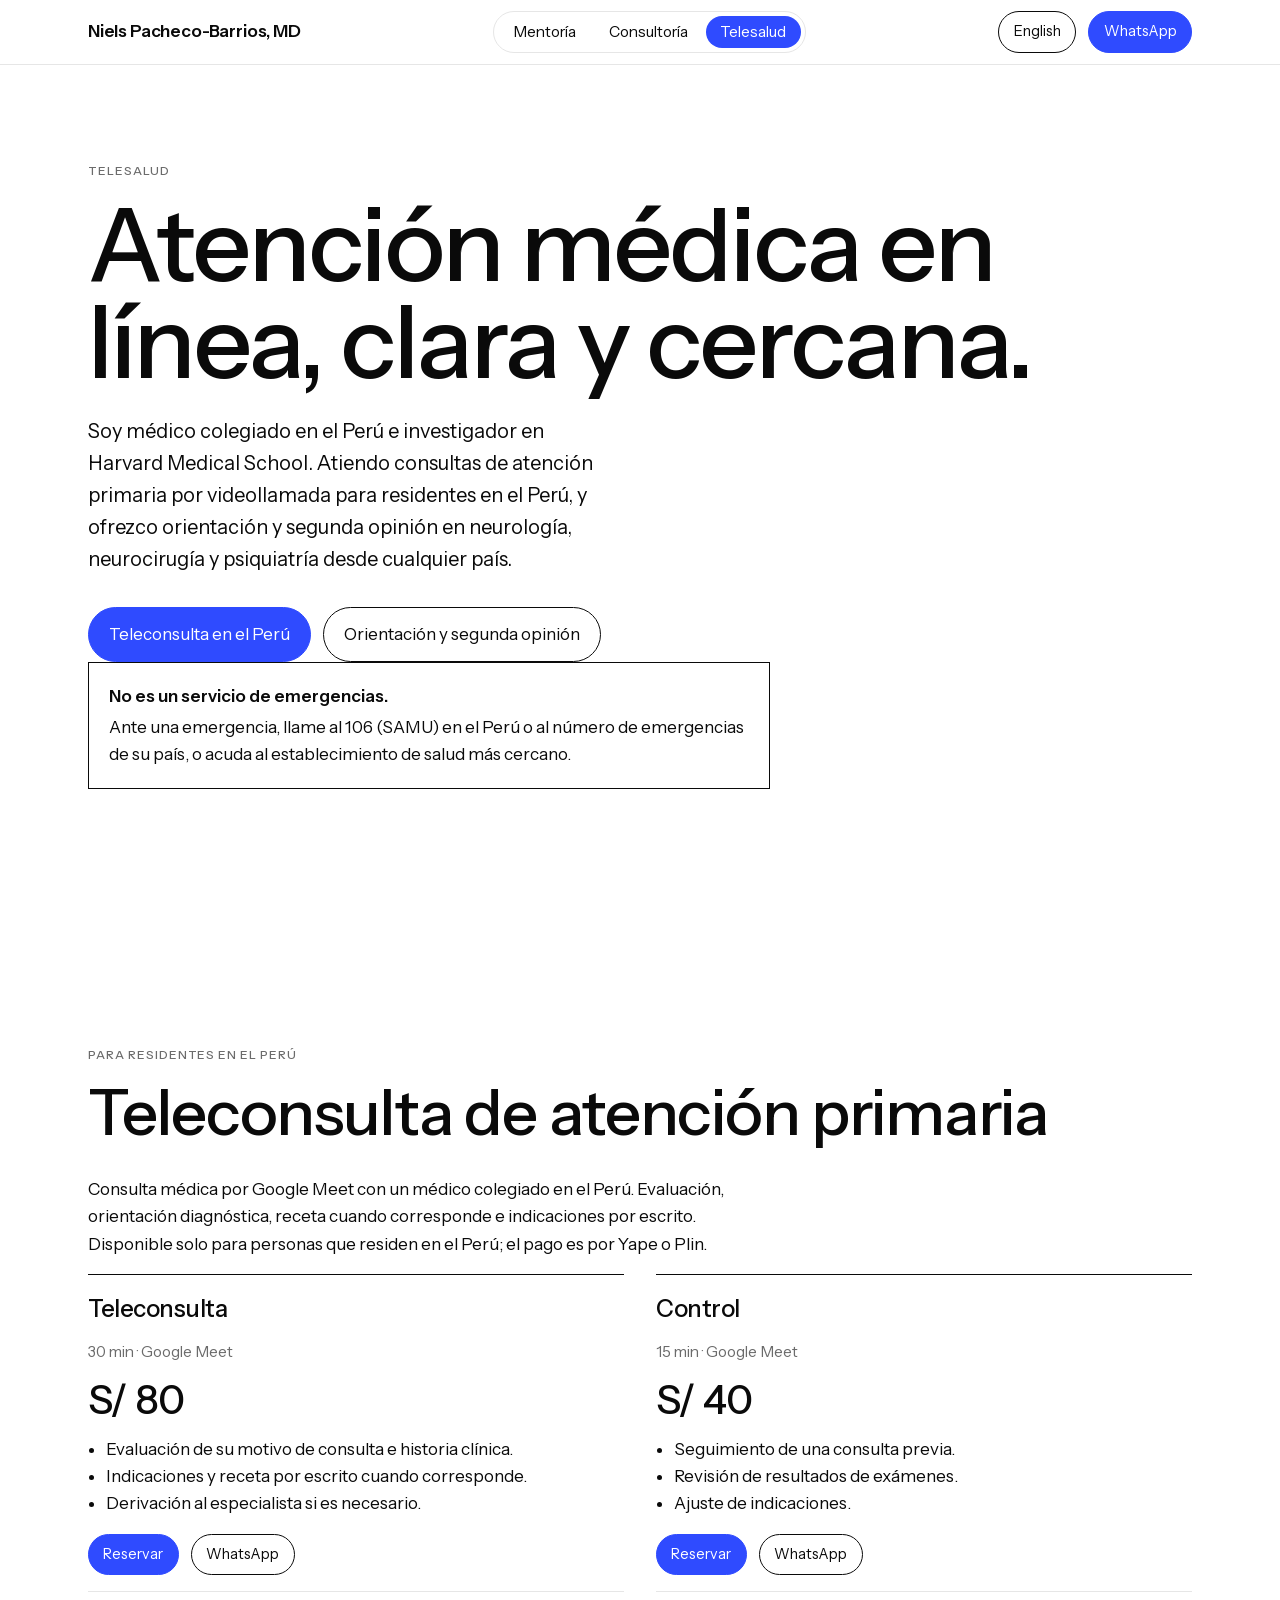
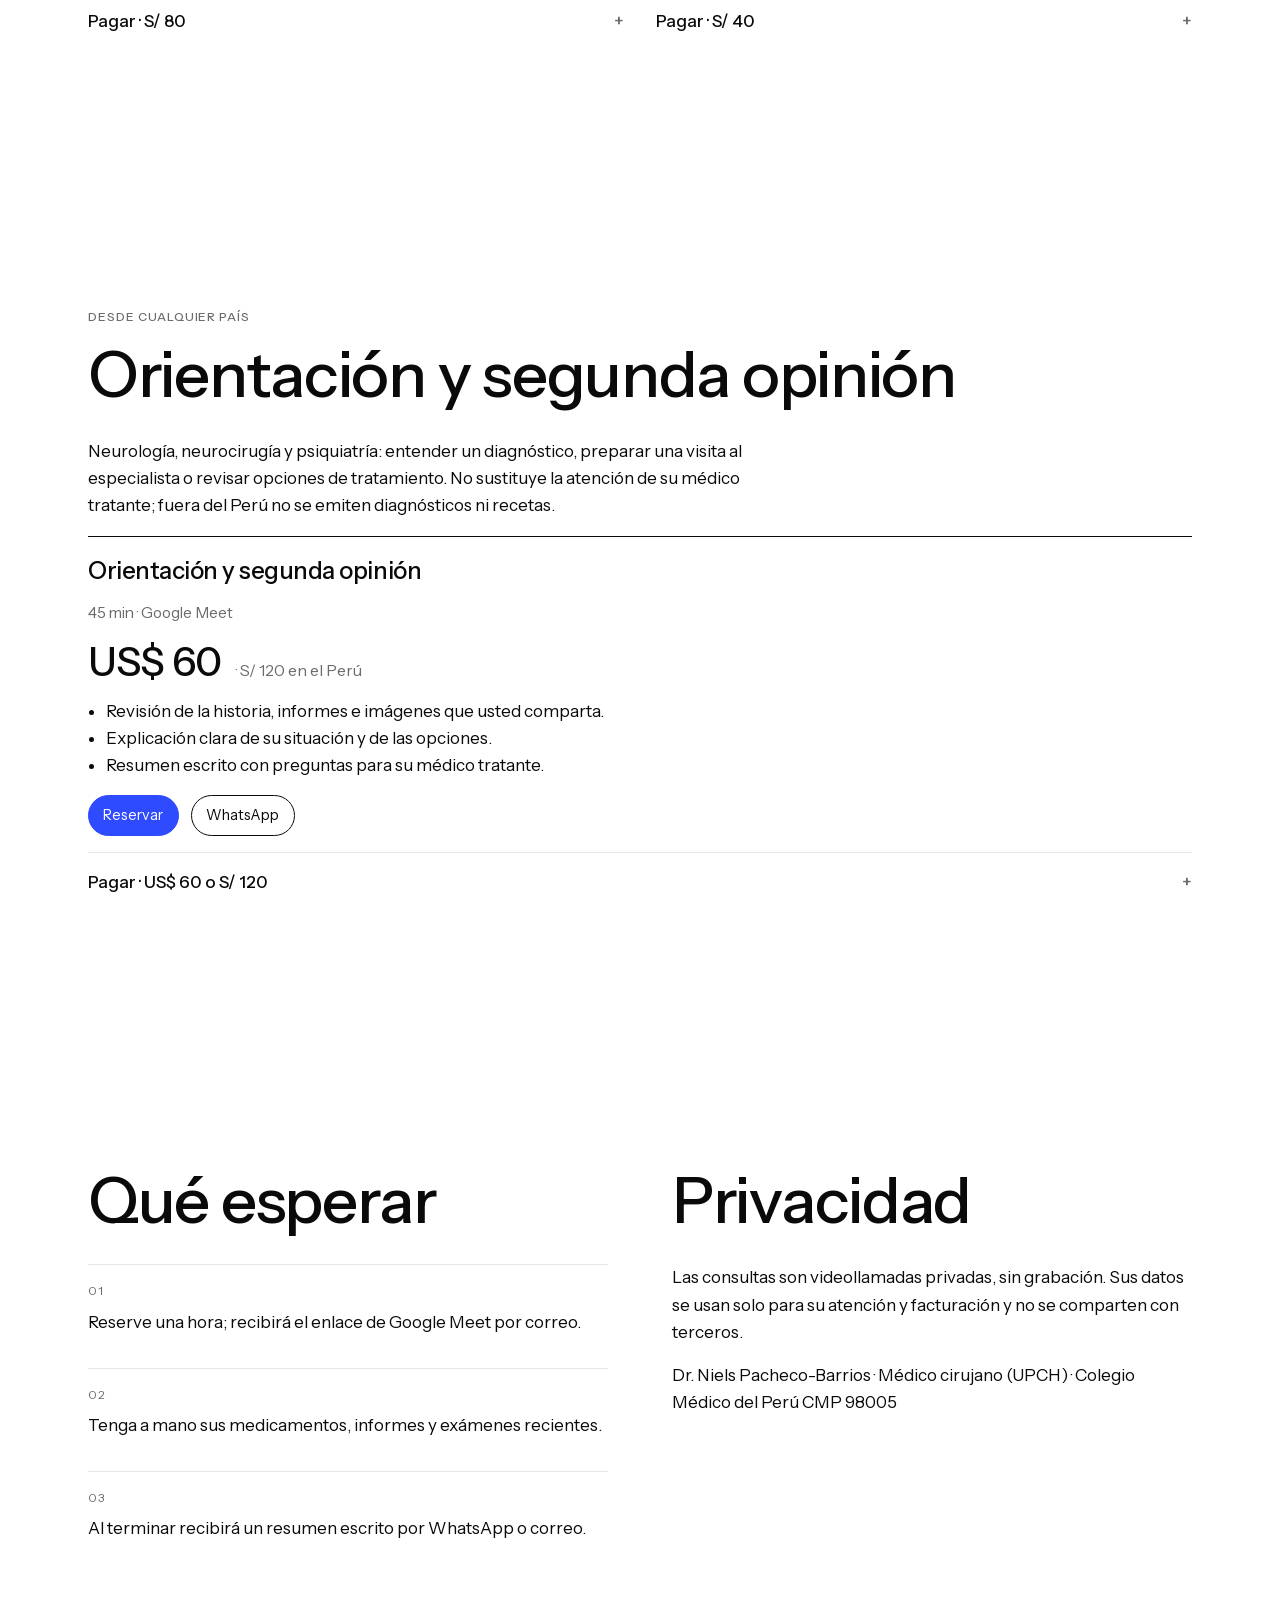
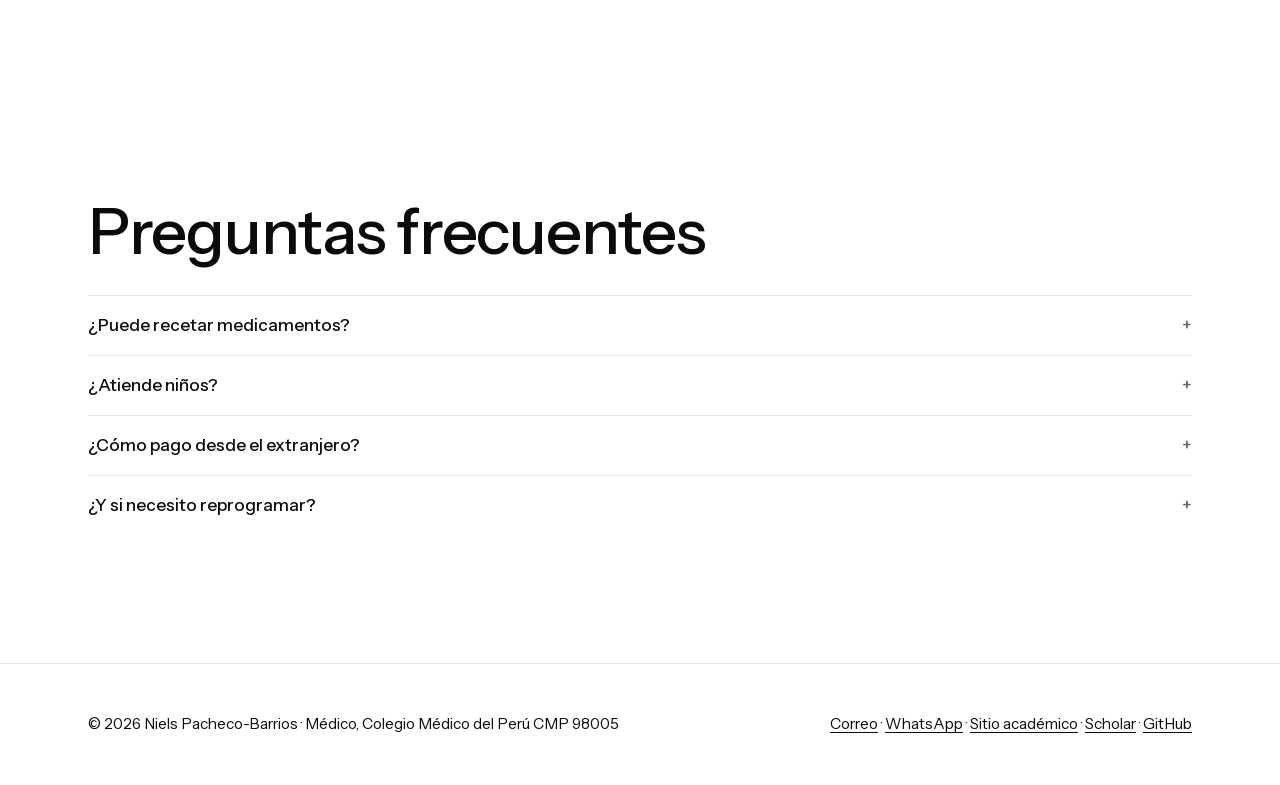
<file: telesalud.html>
<!doctype html>
<html lang="es">
<head>
<meta charset="utf-8">
<meta name="viewport" content="width=device-width, initial-scale=1">
<title>Telesalud — Dr. Niels Pacheco-Barrios</title>
<meta name="description" content="Teleconsultas de atención primaria para residentes en el Perú, y orientación y segunda opinión en neurología, neurocirugía y psiquiatría desde cualquier país. Desde S/ 80.">
<link rel="canonical" href="https://nielspac177.github.io/consulting/telesalud.html">
<meta property="og:type" content="website">
<meta property="og:url" content="https://nielspac177.github.io/consulting/telesalud.html">
<meta property="og:title" content="Telesalud — Dr. Niels Pacheco-Barrios">
<meta property="og:description" content="Teleconsultas de atención primaria para residentes en el Perú, y orientación y segunda opinión en neurología, neurocirugía y psiquiatría desde cualquier país. Desde S/ 80.">
<meta property="og:image" content="https://nielspac177.github.io/consulting/assets/og.jpg">
<meta property="og:image:width" content="1200">
<meta property="og:image:height" content="630">
<meta property="og:locale" content="es_PE">
<meta name="twitter:card" content="summary_large_image">
<link rel="icon" href="assets/favicon.svg" type="image/svg+xml">
<link rel="preload" href="assets/fonts/instrument-sans-var-latin.woff2" as="font" type="font/woff2" crossorigin>
<link rel="stylesheet" href="style.css">
<script src="i18n.js" defer></script>
</head>
<body data-page="telesalud" data-lang="es">

<header class="nav">
  <div class="wrap">
    <a class="brand" href="index.html">Niels Pacheco-Barrios, MD</a>
    <nav class="pills" aria-label="Principal">
      <a href="mentoring.html" data-i="nav.mentoring">Mentoría</a>
      <a href="consulting.html" data-i="nav.consulting">Consultoría</a>
      <a href="telesalud.html" aria-current="page" data-i="nav.telesalud">Telesalud</a>
    </nav>
    <div class="actions">
      <button id="lang-btn" class="btn small" type="button" aria-label="Switch to English">English</button>
      <a class="btn small primary" href="https://wa.me/51993126398?text=Hola%20Dr.%20Pacheco%2C%20quisiera%20agendar%20una%20teleconsulta%20(30%20min)." data-href-alt="https://wa.me/51993126398?text=Hello%20Dr.%20Pacheco%2C%20I%27d%20like%20to%20book%20a%20teleconsultation%20(30%20min)." target="_blank" rel="noopener">WhatsApp</a>
    </div>
  </div>
</header>

<main>

<section class="hero wrap">
  <div>
    <span class="label" data-i="hero.kicker">Telesalud</span>
    <h1 data-i="hero.title">Atención médica en línea, clara y cercana.</h1>
    <p class="lede" data-i="hero.lede">Soy médico colegiado en el Perú e investigador en Harvard Medical School. Atiendo consultas de atención primaria por videollamada para residentes en el Perú, y ofrezco orientación y segunda opinión en neurología, neurocirugía y psiquiatría desde cualquier país.</p>
    <div class="actions">
      <a class="btn primary" href="#peru" data-i="hero.cta1">Teleconsulta en el Perú</a>
      <a class="btn" href="#orientacion" data-i="hero.cta2">Orientación y segunda opinión</a>
    </div>
    <div class="notice" role="note">
      <strong data-i="notice.title">No es un servicio de emergencias.</strong>
      <span data-i="notice.text">Ante una emergencia, llame al 106 (SAMU) en el Perú o al número de emergencias de su país, o acuda al establecimiento de salud más cercano.</span>
    </div>
  </div>
</section>

<section id="peru" class="wrap rv">
  <span class="label" data-i="a.label">Para residentes en el Perú</span>
  <h2 data-i="a.title">Teleconsulta de atención primaria</h2>
  <p data-i="a.text">Consulta médica por Google Meet con un médico colegiado en el Perú. Evaluación, orientación diagnóstica, receta cuando corresponde e indicaciones por escrito. Disponible solo para personas que residen en el Perú; el pago es por Yape o Plin.</p>
  <div class="offers">

    <article class="offer">
      <h3 data-i="t1.title">Teleconsulta</h3>
      <span class="meta" data-i="t1.meta">30 min · Google Meet</span>
      <span class="price" data-i="t1.price">S/ 80</span>
      <ul>
        <li data-i="t1.1">Evaluación de su motivo de consulta e historia clínica.</li>
        <li data-i="t1.2">Indicaciones y receta por escrito cuando corresponde.</li>
        <li data-i="t1.3">Derivación al especialista si es necesario.</li>
      </ul>
      <div class="actions">
        <a class="btn small primary" href="https://calendar.app.google/H9d9p57V3AGh2BpbA" target="_blank" rel="noopener" data-i="act.book">Reservar</a>
        <a class="btn small" href="https://wa.me/51993126398?text=Hola%20Dr.%20Pacheco%2C%20quisiera%20agendar%20una%20teleconsulta%20(30%20min)." data-href-alt="https://wa.me/51993126398?text=Hello%20Dr.%20Pacheco%2C%20I%27d%20like%20to%20book%20a%20teleconsultation%20(30%20min)." target="_blank" rel="noopener" data-i="act.wa">WhatsApp</a>
      </div>
      <details>
        <summary data-i="t1.pay">Pagar · S/ 80</summary>
        <div class="body pay">
          <div class="col">
            <span class="label" data-i="pay.peru">Perú</span>
            <p data-i="t1.pay.peru">Yape o Plin <b>S/ 80</b> al <b>993 126 398</b> (Niels Pacheco).</p>
          </div>
          <p class="muted" data-i="pay.confirm">La cita se confirma al recibir el comprobante por WhatsApp.</p>
        </div>
      </details>
    </article>

    <article class="offer">
      <h3 data-i="t2.title">Control</h3>
      <span class="meta" data-i="t2.meta">15 min · Google Meet</span>
      <span class="price" data-i="t2.price">S/ 40</span>
      <ul>
        <li data-i="t2.1">Seguimiento de una consulta previa.</li>
        <li data-i="t2.2">Revisión de resultados de exámenes.</li>
        <li data-i="t2.3">Ajuste de indicaciones.</li>
      </ul>
      <div class="actions">
        <a class="btn small primary" href="https://calendar.app.google/H9d9p57V3AGh2BpbA" target="_blank" rel="noopener" data-i="act.book">Reservar</a>
        <a class="btn small" href="https://wa.me/51993126398?text=Hola%20Dr.%20Pacheco%2C%20quisiera%20agendar%20un%20control%20(15%20min)." data-href-alt="https://wa.me/51993126398?text=Hello%20Dr.%20Pacheco%2C%20I%27d%20like%20to%20book%20a%20follow-up%20(15%20min)." target="_blank" rel="noopener" data-i="act.wa">WhatsApp</a>
      </div>
      <details>
        <summary data-i="t2.pay">Pagar · S/ 40</summary>
        <div class="body pay">
          <div class="col">
            <span class="label" data-i="pay.peru">Perú</span>
            <p data-i="t2.pay.peru">Yape o Plin <b>S/ 40</b> al <b>993 126 398</b> (Niels Pacheco). Al reservar, escriba «control» en el motivo de consulta.</p>
          </div>
          <p class="muted" data-i="pay.confirm">La cita se confirma al recibir el comprobante por WhatsApp.</p>
        </div>
      </details>
    </article>

  </div>
</section>

<section id="orientacion" class="wrap rv">
  <span class="label" data-i="b.label">Desde cualquier país</span>
  <h2 data-i="b.title">Orientación y segunda opinión</h2>
  <p data-i="b.text">Neurología, neurocirugía y psiquiatría: entender un diagnóstico, preparar una visita al especialista o revisar opciones de tratamiento. No sustituye la atención de su médico tratante; fuera del Perú no se emiten diagnósticos ni recetas.</p>
  <div class="offers">

    <article class="offer">
      <h3 data-i="t3.title">Orientación y segunda opinión</h3>
      <span class="meta" data-i="t3.meta">45 min · Google Meet</span>
      <span class="price" data-i="t3.price">US$ 60 <small>· S/ 120 en el Perú</small></span>
      <ul>
        <li data-i="t3.1">Revisión de la historia, informes e imágenes que usted comparta.</li>
        <li data-i="t3.2">Explicación clara de su situación y de las opciones.</li>
        <li data-i="t3.3">Resumen escrito con preguntas para su médico tratante.</li>
      </ul>
      <div class="actions">
        <a class="btn small primary" href="https://calendar.app.google/oQCuiFojU7AdxxtN8" target="_blank" rel="noopener" data-i="act.book">Reservar</a>
        <a class="btn small" href="https://wa.me/51993126398?text=Hola%20Dr.%20Pacheco%2C%20quisiera%20una%20orientaci%C3%B3n%20o%20segunda%20opini%C3%B3n%20(45%20min)." data-href-alt="https://wa.me/51993126398?text=Hello%20Dr.%20Pacheco%2C%20I%27d%20like%20a%20medical%20orientation%20or%20second%20opinion%20(45%20min)." target="_blank" rel="noopener" data-i="act.wa">WhatsApp</a>
      </div>
      <details>
        <summary data-i="t3.pay">Pagar · US$ 60 o S/ 120</summary>
        <div class="body pay">
          <div class="col">
            <span class="label" data-i="pay.intl">Internacional</span>
            <p data-i="t3.pay.intl">Pague <b>US$ 60</b> con PayPal, Venmo o tarjeta. Ingrese el monto en la página de pago.</p>
            <a class="btn small" href="https://www.paypal.com/ncp/payment/VUYNRJECE8ELG" target="_blank" rel="noopener">PayPal</a>
          </div>
          <div class="col">
            <span class="label" data-i="pay.peru">Perú</span>
            <p data-i="t3.pay.peru">Yape o Plin <b>S/ 120</b> al <b>993 126 398</b> (Niels Pacheco).</p>
          </div>
          <p class="muted" data-i="pay.confirm">La cita se confirma al recibir el comprobante por WhatsApp.</p>
        </div>
      </details>
    </article>

  </div>
</section>

<section class="wrap rv">
  <div class="two">
    <div>
      <h2 data-i="exp.title">Qué esperar</h2>
      <ol class="steps">
        <li data-i="exp.1">Reserve una hora; recibirá el enlace de Google Meet por correo.</li>
        <li data-i="exp.2">Tenga a mano sus medicamentos, informes y exámenes recientes.</li>
        <li data-i="exp.3">Al terminar recibirá un resumen escrito por WhatsApp o correo.</li>
      </ol>
    </div>
    <div>
      <h2 data-i="priv.title">Privacidad</h2>
      <p data-i="priv.text">Las consultas son videollamadas privadas, sin grabación. Sus datos se usan solo para su atención y facturación y no se comparten con terceros.</p>
      <p><span data-i="priv.cmp">Dr. Niels Pacheco-Barrios · Médico cirujano (UPCH) · Colegio Médico del Perú</span> <span id="cmp">CMP 98005</span></p>
    </div>
  </div>
</section>

<section class="wrap rv">
  <h2 data-i="faq.title">Preguntas frecuentes</h2>
  <details><summary data-i="faq.q1">¿Puede recetar medicamentos?</summary><div class="body" data-i="faq.a1">Para residentes en el Perú, sí, cuando corresponde clínicamente; la receta se envía por escrito. Fuera del Perú, no.</div></details>
  <details><summary data-i="faq.q2">¿Atiende niños?</summary><div class="body" data-i="faq.a2">Atención primaria para mayores de 12 años. Para menores, consulte primero por WhatsApp.</div></details>
  <details><summary data-i="faq.q3">¿Cómo pago desde el extranjero?</summary><div class="body" data-i="faq.a3">Con PayPal, Venmo o tarjeta a través del enlace de pago.</div></details>
  <details><summary data-i="faq.q4">¿Y si necesito reprogramar?</summary><div class="body" data-i="faq.a4">Cancele o reprograme con al menos 24 horas de anticipación por WhatsApp y su pago se mantiene.</div></details>
</section>

</main>

<footer>
  <div class="wrap">
    <span>© 2026 Niels Pacheco-Barrios · <span data-i="f.cmp">Médico, Colegio Médico del Perú</span> <span id="cmp-footer">CMP 98005</span></span>
    <span>
      <a href="mailto:niels.pacheco.b@gmail.com" data-i="f.email">Correo</a> ·
      <a href="https://wa.me/51993126398" target="_blank" rel="noopener">WhatsApp</a> ·
      <a href="https://nielspac177.github.io/" target="_blank" rel="noopener" data-i="f.site">Sitio académico</a> ·
      <a href="https://scholar.google.com/citations?user=e4jKwLwAAAAJ" target="_blank" rel="noopener">Scholar</a> ·
      <a href="https://github.com/nielspac177" target="_blank" rel="noopener">GitHub</a>
    </span>
  </div>
</footer>

</body>
</html>
</file>
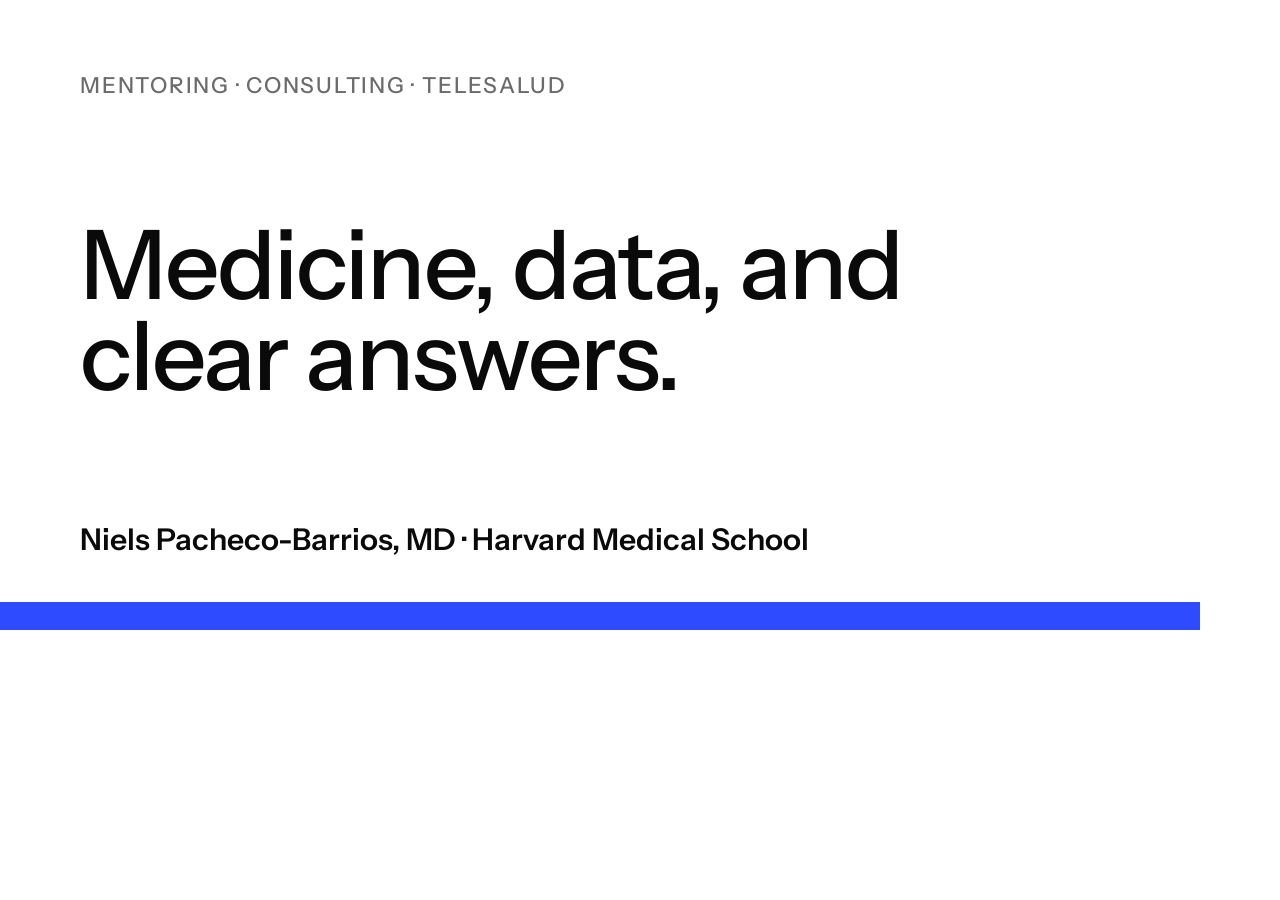
<file: tools/og/og_card.html>
<!doctype html>
<html lang="en">
<head>
<meta charset="utf-8">
<link href="https://fonts.googleapis.com/css2?family=Instrument+Sans:wght@400;500;600&display=swap" rel="stylesheet">
<style>
  html, body { margin: 0; width: 1200px; height: 630px; background: #ffffff; color: #0a0a0a; font-family: "Instrument Sans", system-ui, sans-serif; }
  .card { position: relative; width: 1200px; height: 630px; padding: 72px 80px; box-sizing: border-box; display: flex; flex-direction: column; justify-content: space-between; }
  .label { font-size: 22px; letter-spacing: 0.08em; text-transform: uppercase; color: #6b6b6b; font-weight: 500; }
  h1 { margin: 0; font-size: 96px; line-height: 0.95; letter-spacing: -0.02em; font-weight: 500; max-width: 900px; }
  .name { font-size: 30px; font-weight: 600; }
  .bar { position: absolute; left: 0; bottom: 0; width: 1200px; height: 28px; background: #2f4bff; }
</style>
</head>
<body>
<div class="card">
  <span class="label">Mentoring · Consulting · Telesalud</span>
  <h1>Medicine, data, and clear answers.</h1>
  <span class="name">Niels Pacheco-Barrios, MD · Harvard Medical School</span>
  <div class="bar"></div>
</div>
</body>
</html>
</file>
<file: style.css>
@font-face {
  font-family: "Instrument Sans";
  font-style: normal;
  font-weight: 400 600;
  font-display: swap;
  src: url("assets/fonts/instrument-sans-var-latin.woff2") format("woff2");
  unicode-range: U+0000-00FF, U+0131, U+0152-0153, U+02BB-02BC, U+02C6, U+02DA, U+02DC, U+0304, U+0308, U+0329, U+2000-206F, U+20AC, U+2122, U+2191, U+2193, U+2212, U+2215, U+FEFF, U+FFFD;
}
@font-face {
  font-family: "Instrument Sans";
  font-style: normal;
  font-weight: 400 600;
  font-display: swap;
  src: url("assets/fonts/instrument-sans-var-latin-ext.woff2") format("woff2");
  unicode-range: U+0100-02BA, U+02BD-02C5, U+02C7-02CC, U+02CE-02D7, U+02DD-02FF, U+0304, U+0308, U+0329, U+1D00-1DBF, U+1E00-1E9F, U+1EF2-1EFF, U+2020, U+20A0-20AB, U+20AD-20C0, U+2113, U+2C60-2C7F, U+A720-A7FF;
}

:root {
  --ground: #ffffff;
  --ink: #0a0a0a;
  --muted: #6b6b6b;
  --hair: #e6e6e6;
  --accent: #2f4bff;
  --font: "Instrument Sans", system-ui, -apple-system, "Helvetica Neue", Arial, sans-serif;
  --max: 1200px;
  --pad: clamp(1.25rem, 4vw, 3rem);
  --sec: clamp(4rem, 10vw, 9rem);
}
* { box-sizing: border-box; }
html { -webkit-text-size-adjust: 100%; scroll-behavior: smooth; }
body { margin: 0; background: var(--ground); color: var(--ink); font-family: var(--font); font-size: 1.0625rem; line-height: 1.6; font-weight: 400; }
a { color: inherit; text-decoration: none; }
a:hover { color: var(--accent); }
:focus-visible { outline: 2px solid var(--accent); outline-offset: 3px; }
img { max-width: 100%; height: auto; display: block; }
ul, ol { margin: 0; padding-left: 1.1rem; }
.wrap { max-width: var(--max); margin: 0 auto; padding-left: var(--pad); padding-right: var(--pad); }
section { padding-top: var(--sec); padding-bottom: var(--sec); }
section[id] { scroll-margin-top: 5rem; }
h1, h2, h3 { margin: 0; font-weight: 500; letter-spacing: -0.02em; }
h1 { font-size: clamp(2.75rem, 8vw, 7rem); line-height: 0.95; }
h2 { font-size: clamp(2rem, 5vw, 4rem); line-height: 1; margin-bottom: 2rem; }
h3 { font-size: 1.5rem; line-height: 1.2; }
p { margin: 0 0 1rem; max-width: 62ch; }
.muted { color: var(--muted); }
.label { display: block; font-size: 0.75rem; letter-spacing: 0.08em; text-transform: uppercase; color: var(--muted); font-weight: 500; margin-bottom: 1rem; }

/* Navigation */
.nav { position: sticky; top: 0; background: var(--ground); border-bottom: 1px solid var(--hair); z-index: 10; }
.nav .wrap { display: flex; align-items: center; justify-content: space-between; gap: 1rem; min-height: 4rem; flex-wrap: wrap; padding-top: 0.5rem; padding-bottom: 0.5rem; }
.brand { font-weight: 600; letter-spacing: -0.01em; white-space: nowrap; }
.pills { display: flex; gap: 0.25rem; border: 1px solid var(--hair); border-radius: 999px; padding: 0.25rem; }
.pills a { padding: 0.4rem 0.9rem; border-radius: 999px; font-size: 0.95rem; line-height: 1.2; }
.pills a[aria-current="page"] { background: var(--accent); color: #fff; }
.pills a:hover { color: var(--accent); }
.pills a[aria-current="page"]:hover { color: #fff; }
.actions { display: flex; gap: 0.75rem; flex-wrap: wrap; align-items: center; }

/* Buttons */
.btn { display: inline-flex; align-items: center; gap: 0.5rem; padding: 0.8rem 1.25rem; border-radius: 999px; border: 1px solid var(--ink); font-weight: 500; line-height: 1; transition: background 0.15s, color 0.15s, border-color 0.15s; cursor: pointer; background: none; font: inherit; color: inherit; white-space: nowrap; }
.btn:hover { background: var(--ink); color: #fff; }
.btn.primary { background: var(--accent); border-color: var(--accent); color: #fff; }
.btn.primary:hover { background: var(--ink); border-color: var(--ink); }
.btn.small { padding: 0.5rem 0.9rem; font-size: 0.9rem; }
#lang-btn { border-color: var(--ink); }

/* Hero */
.hero { display: grid; gap: clamp(2.5rem, 6vw, 4.5rem); align-items: start; padding-top: clamp(3rem, 8vw, 6rem); }
.hero img { width: 100%; max-width: 1024px; height: auto; aspect-ratio: 3 / 2; object-fit: cover; }
.hero .lede { font-size: 1.25rem; max-width: 40ch; margin: 1.5rem 0 2rem; }

/* Doors (hub) */
.doors { display: grid; gap: 1px; background: var(--hair); border: 1px solid var(--hair); }
.door { background: var(--ground); padding: 2.5rem var(--pad); display: grid; gap: 1rem; align-content: start; transition: background 0.15s, color 0.15s; }
.door:hover { background: var(--accent); color: #fff; }
.door:hover .muted { color: #fff; opacity: 0.85; }
.door h2 { font-size: clamp(1.75rem, 3vw, 2.5rem); line-height: 1.2; margin-bottom: 0; }
.door .arrow { font-size: 2rem; line-height: 1; }

/* Credentials strip, steps */
.strip { list-style: none; padding: 1.5rem 0; margin: 0; display: flex; flex-wrap: wrap; gap: 1rem 2.5rem; border-top: 1px solid var(--hair); border-bottom: 1px solid var(--hair); }
.steps { display: grid; gap: 2rem; counter-reset: s; list-style: none; padding: 0; margin: 0; }
.steps li { counter-increment: s; border-top: 1px solid var(--hair); padding-top: 1rem; }
.steps li::before { content: "0" counter(s); display: block; font-size: 0.75rem; letter-spacing: 0.08em; color: var(--muted); margin-bottom: 0.5rem; }

/* Offers */
.offers { display: grid; gap: 2rem; }
.offer { border-top: 1px solid var(--ink); padding-top: 1.25rem; display: grid; gap: 1rem; align-content: start; }
.meta { color: var(--muted); font-size: 0.95rem; }
.price { font-size: 2.5rem; font-weight: 500; letter-spacing: -0.02em; line-height: 1; }
.price small { font-size: 1rem; color: var(--muted); font-weight: 400; letter-spacing: 0; margin-left: 0.5rem; }

/* Disclosures (payment, FAQ) */
details { border-top: 1px solid var(--hair); }
details summary { cursor: pointer; padding: 1rem 0; font-weight: 500; list-style: none; display: flex; justify-content: space-between; gap: 1rem; }
details summary::-webkit-details-marker { display: none; }
details summary::after { content: "+"; color: var(--muted); }
details[open] summary::after { content: "\2013"; }
details .body { padding: 0 0 1.5rem; }
.pay { display: grid; gap: 1.5rem; }
.pay .col { display: grid; gap: 0.5rem; align-content: start; justify-items: start; }
.notice { border: 1px solid var(--ink); padding: 1.25rem; display: grid; gap: 0.25rem; max-width: 62ch; }
.two { display: grid; gap: 4rem; }

/* Accent block */
.accent-block { background: var(--accent); color: #fff; }
.accent-block .muted { color: #fff; opacity: 0.85; }
.accent-block .btn { border-color: #fff; color: #fff; }
.accent-block .btn:hover { background: #fff; color: var(--accent); }
.accent-block .btn.primary { background: #fff; color: var(--accent); }
.accent-block .btn.primary:hover { background: var(--ink); border-color: var(--ink); color: #fff; }
.accent-block :focus-visible { outline-color: #fff; }

/* Footer */
footer { border-top: 1px solid var(--hair); padding: 3rem 0; font-size: 0.95rem; }
footer .wrap { display: flex; flex-wrap: wrap; gap: 1rem 2rem; justify-content: space-between; }
footer a { text-decoration: underline; text-underline-offset: 0.2em; }

/* Reveal */
.js .rv { opacity: 0; transform: translateY(8px); transition: opacity 0.5s, transform 0.5s; }
.js .rv.in { opacity: 1; transform: none; }
@media (prefers-reduced-motion: reduce) { .js .rv { opacity: 1; transform: none; transition: none; } html { scroll-behavior: auto; } }

/* Responsive */
@media (max-width: 767px) {
  .nav .wrap { padding-top: 0.75rem; padding-bottom: 0.75rem; }
  .pills { order: 3; width: 100%; justify-content: space-between; }
  .pills a { padding: 0.4rem 0.6rem; font-size: 0.9rem; }
  section[id] { scroll-margin-top: 11rem; }
  .btn { white-space: normal; text-align: center; }
}
@media (min-width: 640px) {
  .doors { grid-template-columns: repeat(3, 1fr); }
  .offers { grid-template-columns: repeat(auto-fit, minmax(280px, 1fr)); }
  .pay { grid-template-columns: 1fr 1fr; }
  .steps { grid-template-columns: repeat(3, 1fr); }
  .two .steps { grid-template-columns: 1fr; }
  .two { grid-template-columns: 1fr 1fr; }
}
</file>
